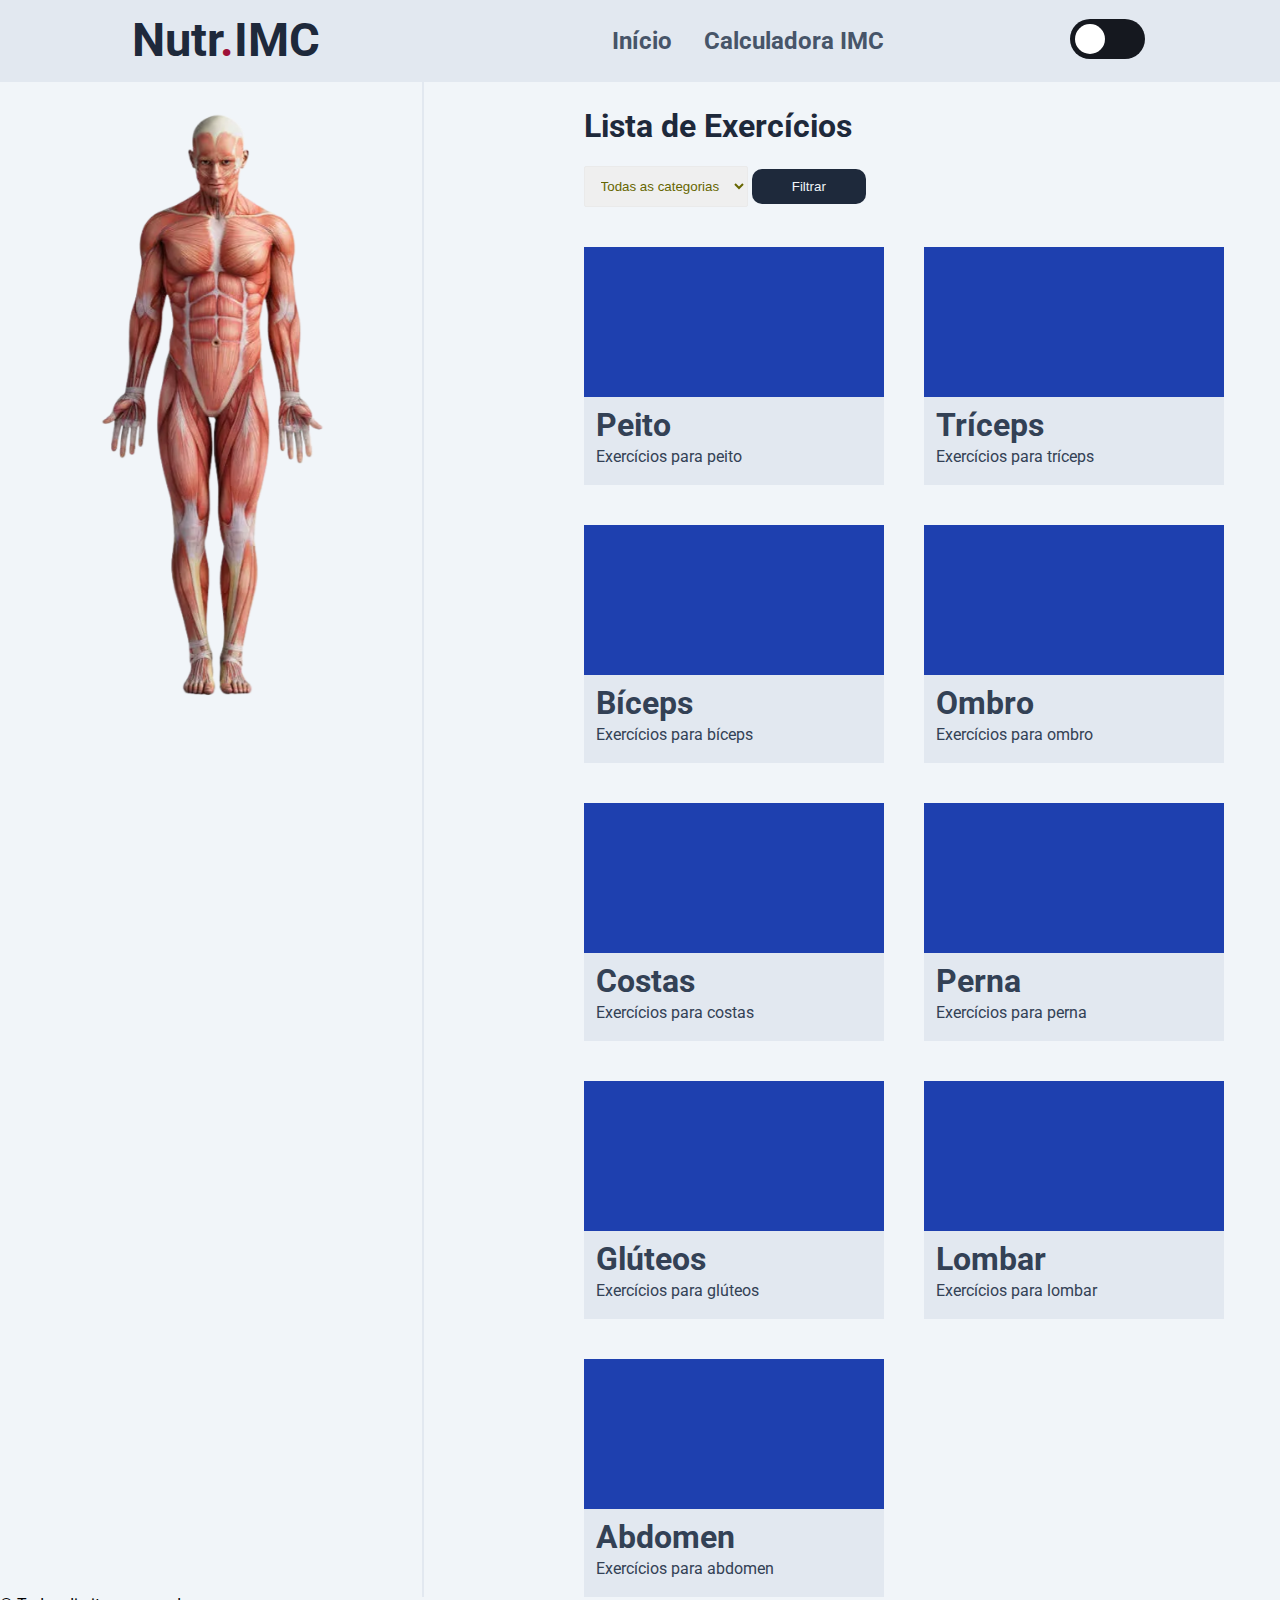
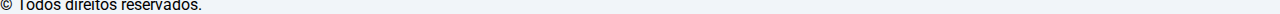
<file: projeto/nutrimc-html-css-js/public/index.html>
<!DOCTYPE html>
<html lang="pt-BR">
  <head>
    <meta charset="UTF-8" />
    <meta http-equiv="X-UA-Compatible" content="IE=edge" />
    <meta name="viewport" content="width=device-width, initial-scale=1.0" />
    <link rel="preconnect" href="https://fonts.googleapis.com" />
    <link rel="preconnect" href="https://fonts.gstatic.com" crossorigin />
    <link
      href="https://fonts.googleapis.com/css2?family=Roboto&display=swap"
      rel="stylesheet"
    />
    <link rel="stylesheet" href="./css/style.css" />
    <link rel="stylesheet" href="./css/reset.css" />
    <title>Nutr.IMC</title>
  </head>
  <body>
    <div class="container">
      <header class="container-header">
        <div class="logotipo">
          <h1 id="logo">Nutr<span id="ponto">.</span>IMC</h1>
        </div>
        <div class="menu">
          <a href="">Início</a>
          <a href="">Calculadora IMC</a>
        </div>
        <div class="container-toggle">
          <input type="checkbox" id="toggle" />
        </div>
      </header>

      <main class="container-main">
        <aside class="container-aside">
          <picture>
            <img
              src="./img/corpo.png"
              alt="foto do corpo humano"
              id="corpo-humano"
            />
          </picture>
        </aside>
        <section class="container-lista">
          <h2 id="titulo-lista">Lista de Exercícios</h2>
          <div class="container-filtro">
            <select id="select-filtro" name="" id="">
              <option selected="selected">Todas as categorias</option>
              <option value="">Peito</option>
              <option value="">Ombros</option>
            </select>
            <button id="botao-filtro">Filtrar</button>
          </div>
          <ul class="lista-exercicios">
            <li class="item-lista">
              <a class="" href="">
                <div class="imagem-preview"></div>
                <div class="item-texto">
                  <h2>Peito</h2>
                  <p>Exercícios para peito</p>
                </div>
              </a>
            </li>

            <li class="item-lista">
              <a class="" href="">
                <div class="imagem-preview"></div>
                <div class="item-texto">
                  <h2>Tríceps</h2>
                  <p>Exercícios para tríceps</p>
                </div>
              </a>
            </li>

            <li class="item-lista">
              <a class="" href="">
                <div class="imagem-preview"></div>
                <div class="item-texto">
                  <h2>Bíceps</h2>
                  <p>Exercícios para bíceps</p>
                </div>
              </a>
            </li>

            <li class="item-lista">
              <a class="" href="">
                <div class="imagem-preview"></div>
                <div class="item-texto">
                  <h2>Ombro</h2>
                  <p>Exercícios para ombro</p>
                </div>
              </a>
            </li>

            <li class="item-lista">
              <a class="" href="">
                <div class="imagem-preview"></div>
                <div class="item-texto">
                  <h2>Costas</h2>
                  <p>Exercícios para costas</p>
                </div>
              </a>
            </li>

            <li class="item-lista">
              <a class="" href="">
                <div class="imagem-preview"></div>
                <div class="item-texto">
                  <h2>Perna</h2>
                  <p>Exercícios para perna</p>
                </div>
              </a>
            </li>

            <li class="item-lista">
              <a class="" href="">
                <div class="imagem-preview"></div>
                <div class="item-texto">
                  <h2>Glúteos</h2>
                  <p>Exercícios para glúteos</p>
                </div>
              </a>
            </li>

            <li class="item-lista">
              <a class="" href="">
                <div class="imagem-preview"></div>
                <div class="item-texto">
                  <h2>Lombar</h2>
                  <p>Exercícios para lombar</p>
                </div>
              </a>
            </li>

            <li class="item-lista">
              <a class="" href="">
                <div class="imagem-preview"></div>
                <div class="item-texto">
                  <h2>Abdomen</h2>
                  <p>Exercícios para abdomen</p>
                </div>
              </a>
            </li>
          </ul>
        </section>
      </main>

      <footer>
        <div>&copy Todos direitos reservados.</div>
      </footer>
    </div>
    <script src="./js/main.js"></script>
  </body>
</html>
</file>
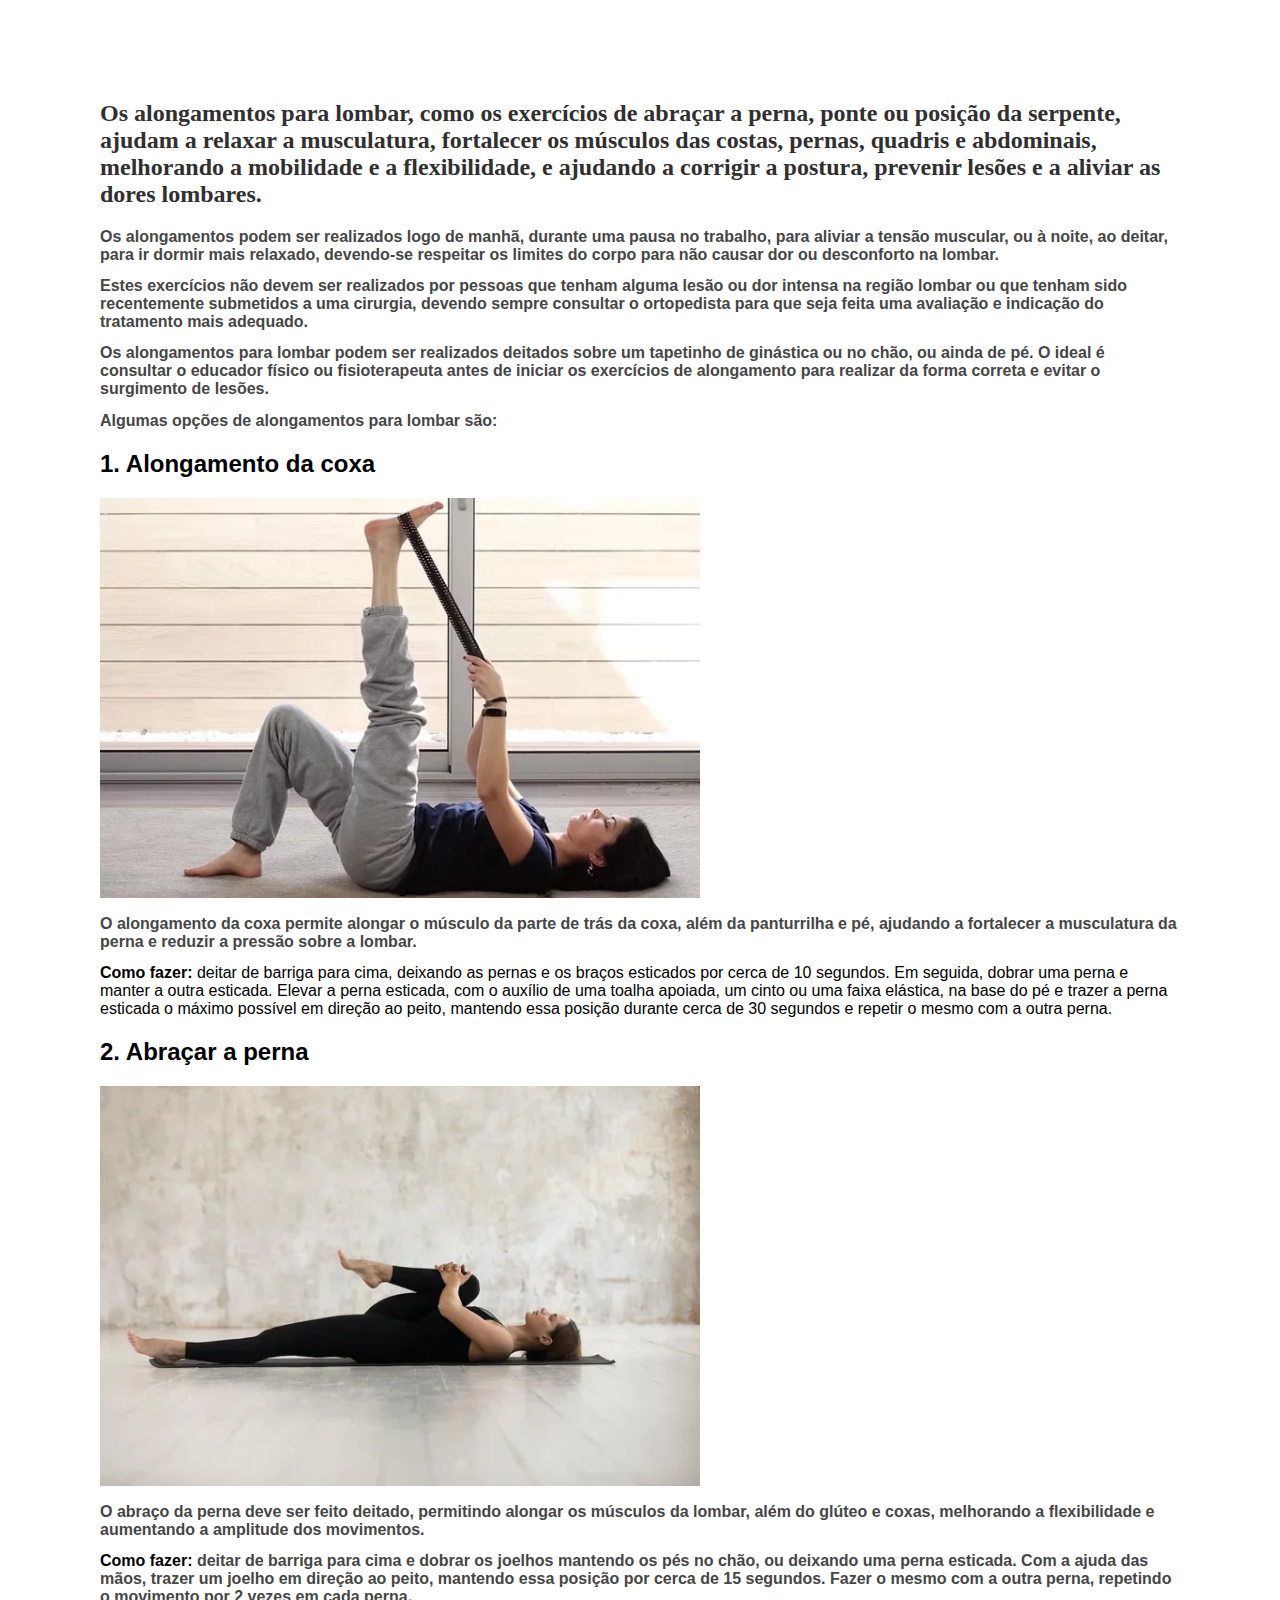
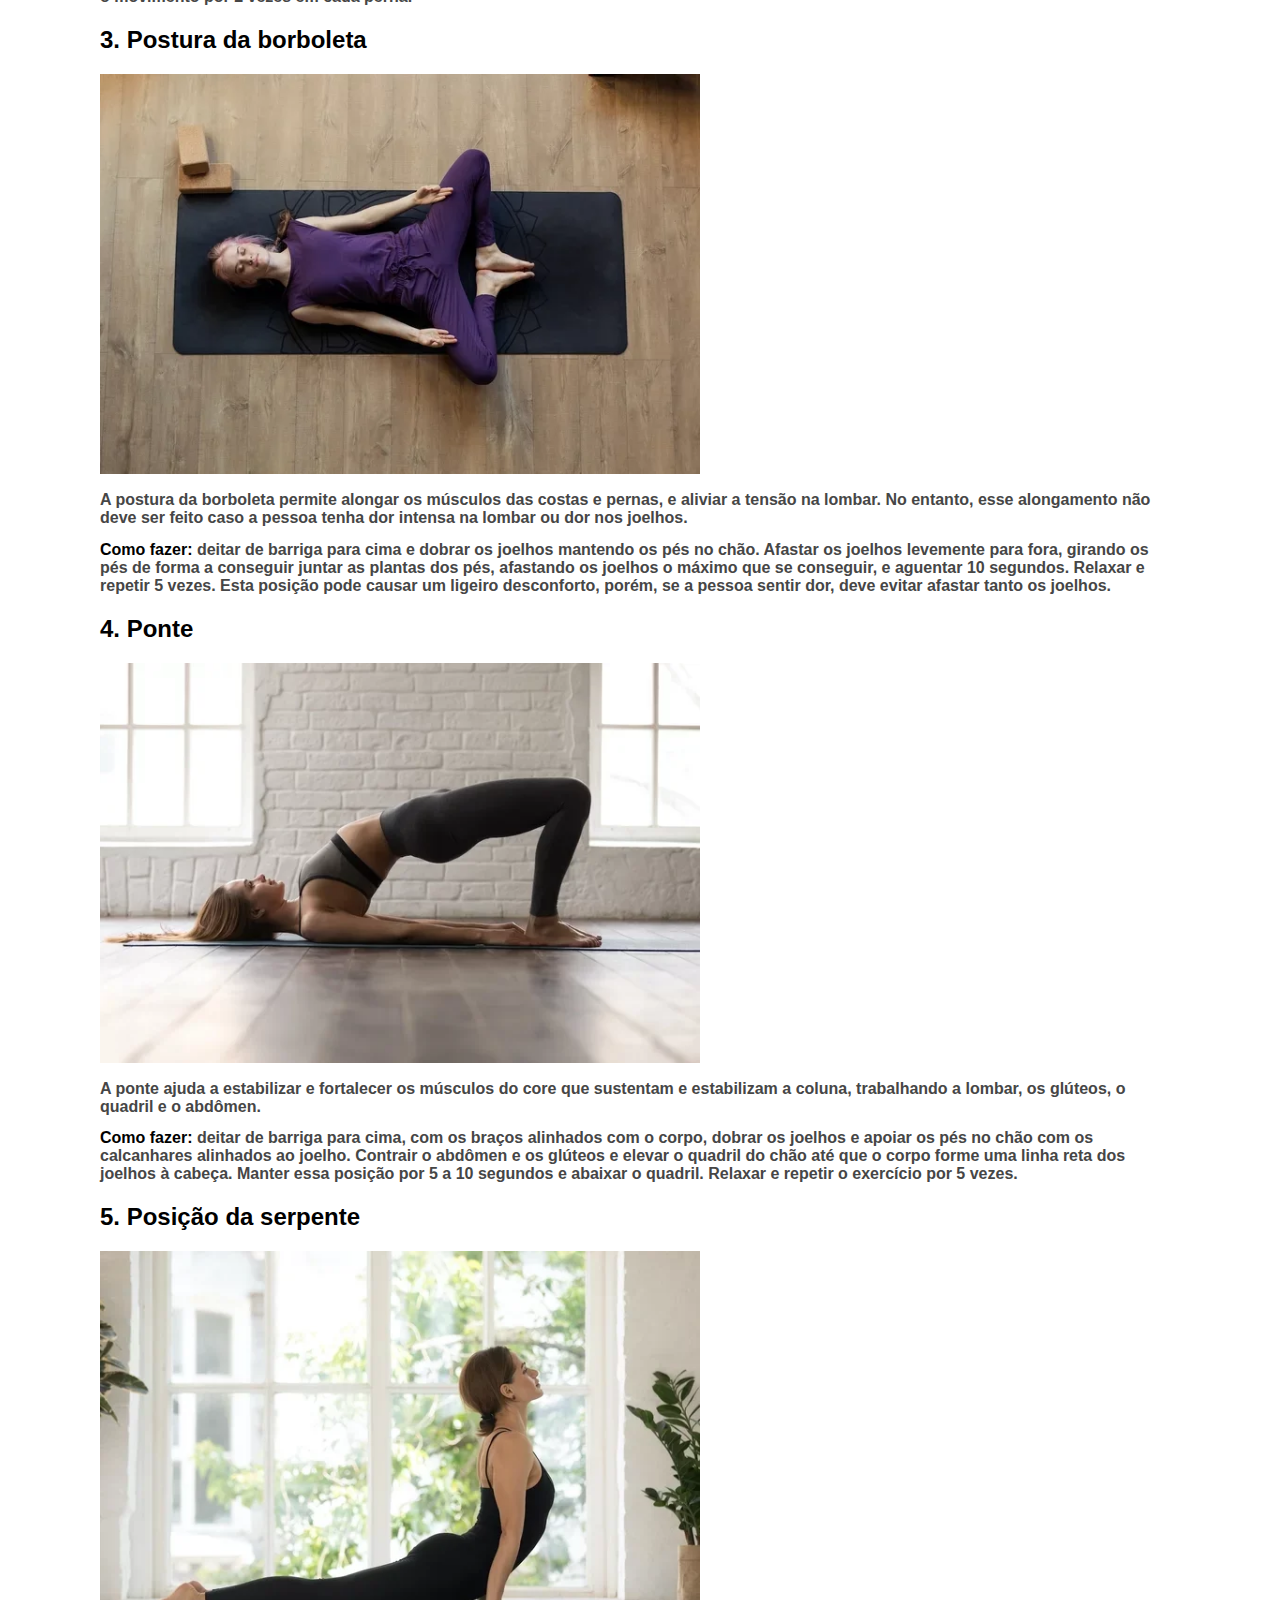
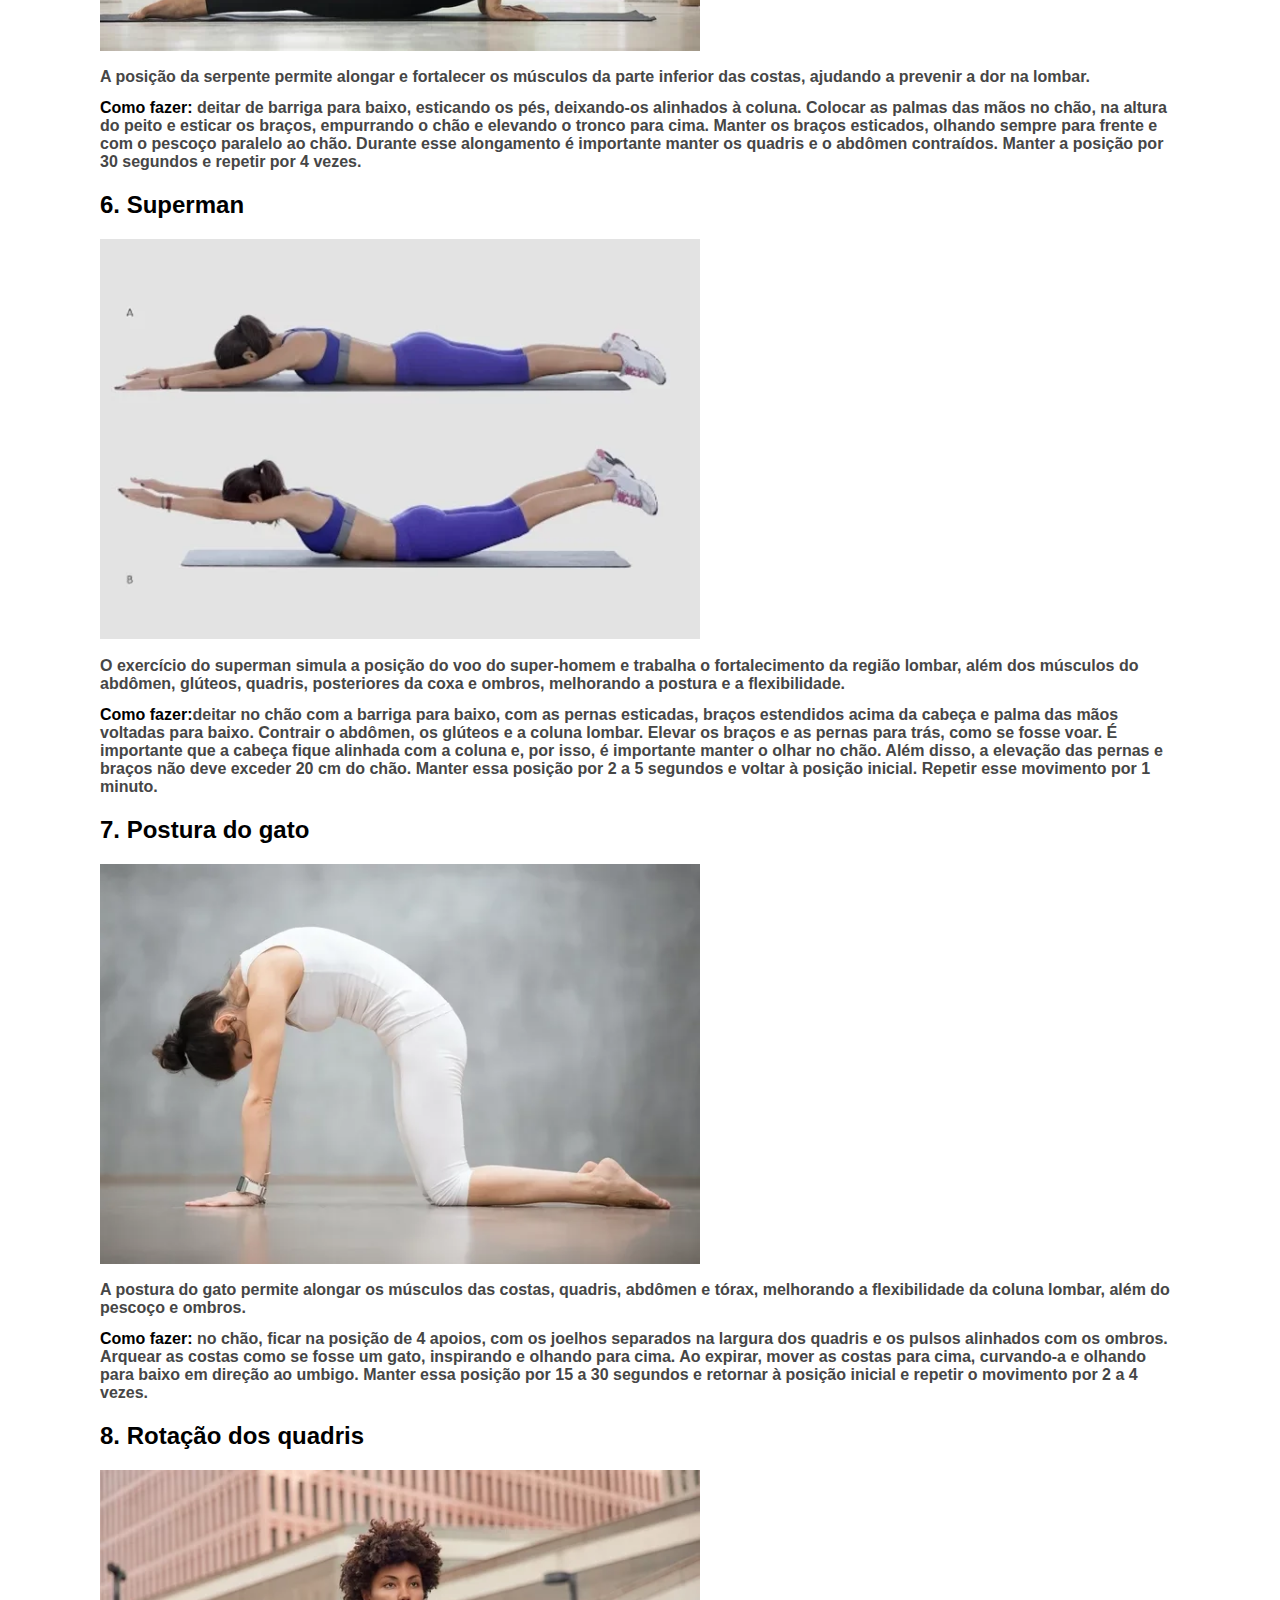
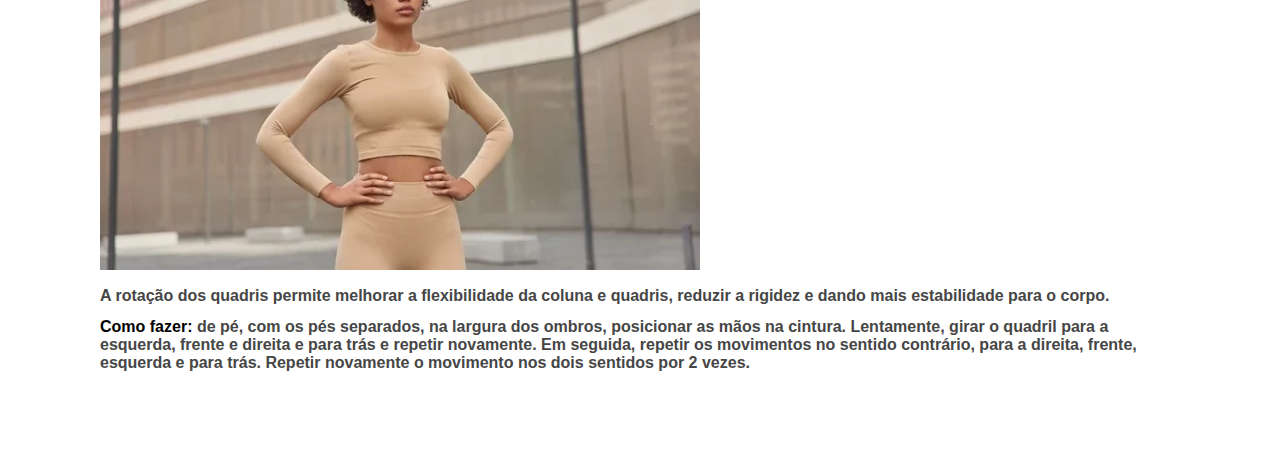
<file: projeto/nutrimc-html-css-js/public/alongamentos-de-lombar.html>
<!DOCTYPE html>
<html lang="en">
<head>
    <meta charset="UTF-8">
    <meta http-equiv="X-UA-Compatible" content="IE=edge">
    <meta name="viewport" content="width=device-width, initial-scale=1.0">
    <link rel="stylesheet" href="css/main.css">
    <title>Alongamentos de lombar</title>
</head>
<body>
    <h2 class="title1">Os alongamentos para lombar, como os exercícios de abraçar a perna, ponte ou posição da serpente, ajudam a relaxar a musculatura, fortalecer os músculos das costas, pernas, quadris e abdominais, melhorando a mobilidade e a flexibilidade, e ajudando a corrigir a postura, prevenir lesões e a aliviar as dores lombares.</h2>
    <h2 class="text1">Os alongamentos podem ser realizados logo de manhã, durante uma pausa no trabalho, para aliviar a tensão muscular, ou à noite, ao deitar, para ir dormir mais relaxado, devendo-se respeitar os limites do corpo para não causar dor ou desconforto na lombar. </h2>
    <h2 class="text1">Estes exercícios não devem ser realizados por pessoas que tenham alguma lesão ou dor intensa na região lombar ou que tenham sido recentemente submetidos a uma cirurgia, devendo sempre consultar o ortopedista para que seja feita uma avaliação e indicação do tratamento mais adequado.</h2>
    <h2 class="text1">Os alongamentos para lombar podem ser realizados deitados sobre um tapetinho de ginástica ou no chão, ou ainda de pé. O ideal é consultar o educador físico ou fisioterapeuta antes de iniciar os exercícios de alongamento para realizar da forma correta e evitar o surgimento de lesões. </h2>
    <h2 class="text1">Algumas opções de alongamentos para lombar são: </h2>
    <h2 class="subtitle1">1. Alongamento da coxa</h2>
    <img src="img/alongamentos-para-lombar_38659.webp" alt="aa" style="width:600px;height:400px">
    <h2 class="text1">O alongamento da coxa permite alongar o músculo da parte de trás da coxa, além da panturrilha e pé, ajudando a fortalecer a musculatura da perna e reduzir a pressão sobre a lombar.</h2>
    <b style="display:inline">Como fazer:</b> deitar de barriga para cima, deixando as pernas e os braços esticados por cerca de 10 segundos. Em seguida, dobrar uma perna e manter a outra esticada. Elevar a perna esticada, com o auxílio de uma toalha apoiada, um cinto ou uma faixa elástica, na base do pé e trazer a perna esticada o máximo possível em direção ao peito, mantendo essa posição durante cerca de 30 segundos e repetir o mesmo com a outra perna.<h2 class="text1" style="display:inline"></h2>
    <h2 class="subtitle1">2. Abraçar a perna</h2>
    <img src="img/alongamentos-para-lombar_38658_l.webp" alt="aa" style="width:600px;height:400px">
    <h2 class="text1">O abraço da perna deve ser feito deitado, permitindo alongar os músculos da lombar, além do glúteo e coxas, melhorando a flexibilidade e aumentando a amplitude dos movimentos.</h2>
    <b style="display:inline">Como fazer:</b><h2 class="text1" style="display:inline"> deitar de barriga para cima e dobrar os joelhos mantendo os pés no chão, ou deixando uma perna esticada. Com a ajuda das mãos, trazer um joelho em direção ao peito, mantendo essa posição por cerca de 15 segundos. Fazer o mesmo com a outra perna, repetindo o movimento por 2 vezes em cada perna.</h2>
    <h2 class="subtitle1">3. Postura da borboleta</h2>
    <img src="img/alongamentos-para-lombar_38660_l.webp" alt="aa" style="width:600px;height:400px">
    <h2 class="text1">A postura da borboleta permite alongar os músculos das costas e pernas, e aliviar a tensão na lombar. No entanto, esse alongamento não deve ser feito caso a pessoa tenha dor intensa na lombar ou dor nos joelhos.</h2>
    <b style="display:inline">Como fazer:</b><h2 class="text1" style="display:inline"> deitar de barriga para cima e dobrar os joelhos mantendo os pés no chão. Afastar os joelhos levemente para fora, girando os pés de forma a conseguir juntar as plantas dos pés, afastando os joelhos o máximo que se conseguir, e aguentar 10 segundos. Relaxar e repetir 5 vezes. Esta posição pode causar um ligeiro desconforto, porém, se a pessoa sentir dor, deve evitar afastar tanto os joelhos.</h2>
    <h2 class="subtitle1">4. Ponte</h2>
    <img src="img/alongamentos-para-lombar_56244_l.webp" alt="aa" style="width:600px;height:400px"> 
    <h2 class="text1">A ponte ajuda a estabilizar e fortalecer os músculos do core que sustentam e estabilizam a coluna, trabalhando a lombar, os glúteos, o quadril e o abdômen.</h2>
    <b style="display:inline">Como fazer:</b><h2 class="text1" style="display:inline"> deitar de barriga para cima, com os braços alinhados com o corpo, dobrar os joelhos e apoiar os pés no chão com os calcanhares alinhados ao joelho. Contrair o abdômen e os glúteos e elevar o quadril do chão até que o corpo forme uma linha reta dos joelhos à cabeça. Manter essa posição por 5 a 10 segundos e abaixar o quadril. Relaxar e repetir o exercício por 5 vezes.</h2>
    <h2 class="subtitle1">5. Posição da serpente</h2>
    <img src="img/alongamentos-para-lombar_56245_l.webp" alt="aa" style="width:600px;height:400px">
    <h2 class="text1">A posição da serpente permite alongar e fortalecer os músculos da parte inferior das costas, ajudando a prevenir a dor na lombar.</h2>
    <b style="display:inline">Como fazer:</b><h2 class="text1" style="display:inline"> deitar de barriga para baixo, esticando os pés, deixando-os alinhados à coluna.  Colocar as palmas das mãos no chão, na altura do peito e esticar os braços, empurrando o chão e elevando o tronco para cima. Manter os braços esticados, olhando sempre para frente e com o pescoço paralelo ao chão. Durante esse alongamento é importante manter os quadris e o abdômen contraídos. Manter a posição por 30 segundos e repetir por 4 vezes.</h2>
    <h2 class="subtitle1">6. Superman</h2>
    <img src="img/alongamentos-para-lombar_56246_l.webp" alt="aa" style="width:600px;height:400px">
    <h2 class="text1">O exercício do superman simula a posição do voo do super-homem e trabalha o fortalecimento da região lombar, além dos músculos do abdômen, glúteos, quadris, posteriores da coxa e ombros, melhorando a postura e a flexibilidade.</h2>
    <b style="display:inline">Como fazer:</b><h2 class="text1" style="display:inline">deitar no chão com a barriga para baixo, com as pernas esticadas, braços estendidos acima da cabeça e palma das mãos voltadas para baixo. Contrair o abdômen, os glúteos e a coluna lombar. Elevar os braços e as pernas para trás, como se fosse voar. É importante que a cabeça fique alinhada com a coluna e, por isso, é importante manter o olhar no chão. Além disso, a elevação das pernas e braços não deve exceder 20 cm do chão. Manter essa posição por 2 a 5 segundos e voltar à posição inicial. Repetir esse movimento por 1 minuto.</h2>
    <h2 class="subtitle1">7. Postura do gato</h2>
    <img src="img/alongamentos-para-lombar_56247_l.webp" alt="aa" style="width:600px;height:400px">
    <h2 class="text1">A postura do gato permite alongar os músculos das costas, quadris, abdômen e tórax, melhorando a flexibilidade da coluna lombar, além do pescoço e ombros.</h2>
    <b style="display:inline">Como fazer:</b><h2 class="text1" style="display:inline"> no chão, ficar na posição de 4 apoios, com os joelhos separados na largura dos quadris e os pulsos alinhados com os ombros. Arquear as costas como se fosse um gato, inspirando e olhando para cima. Ao expirar, mover as costas para cima, curvando-a e olhando para baixo em direção ao umbigo. Manter essa posição por 15 a 30 segundos e retornar à posição inicial e repetir o movimento por 2 a 4 vezes.</h2>
    <h2 class="subtitle1">8. Rotação dos quadris</h2>
    <img src="img/alongamentos-para-lombar_56248_l.webp" alt="aa" style="width:600px;height:400px">
    <h2 class="text1">A rotação dos quadris permite melhorar a flexibilidade da coluna e quadris, reduzir a rigidez e dando mais estabilidade para o corpo.</h2>
    <b style="display:inline">Como fazer:</b><h2 class="text1" style="display:inline"> de pé, com os pés separados, na largura dos ombros, posicionar as mãos na cintura. Lentamente, girar o quadril para a esquerda, frente e direita e para trás e repetir novamente. Em seguida, repetir os movimentos no sentido contrário, para a direita, frente, esquerda e para trás. Repetir novamente o movimento nos dois sentidos por 2 vezes.</h2>

</body>
</html>
</file>
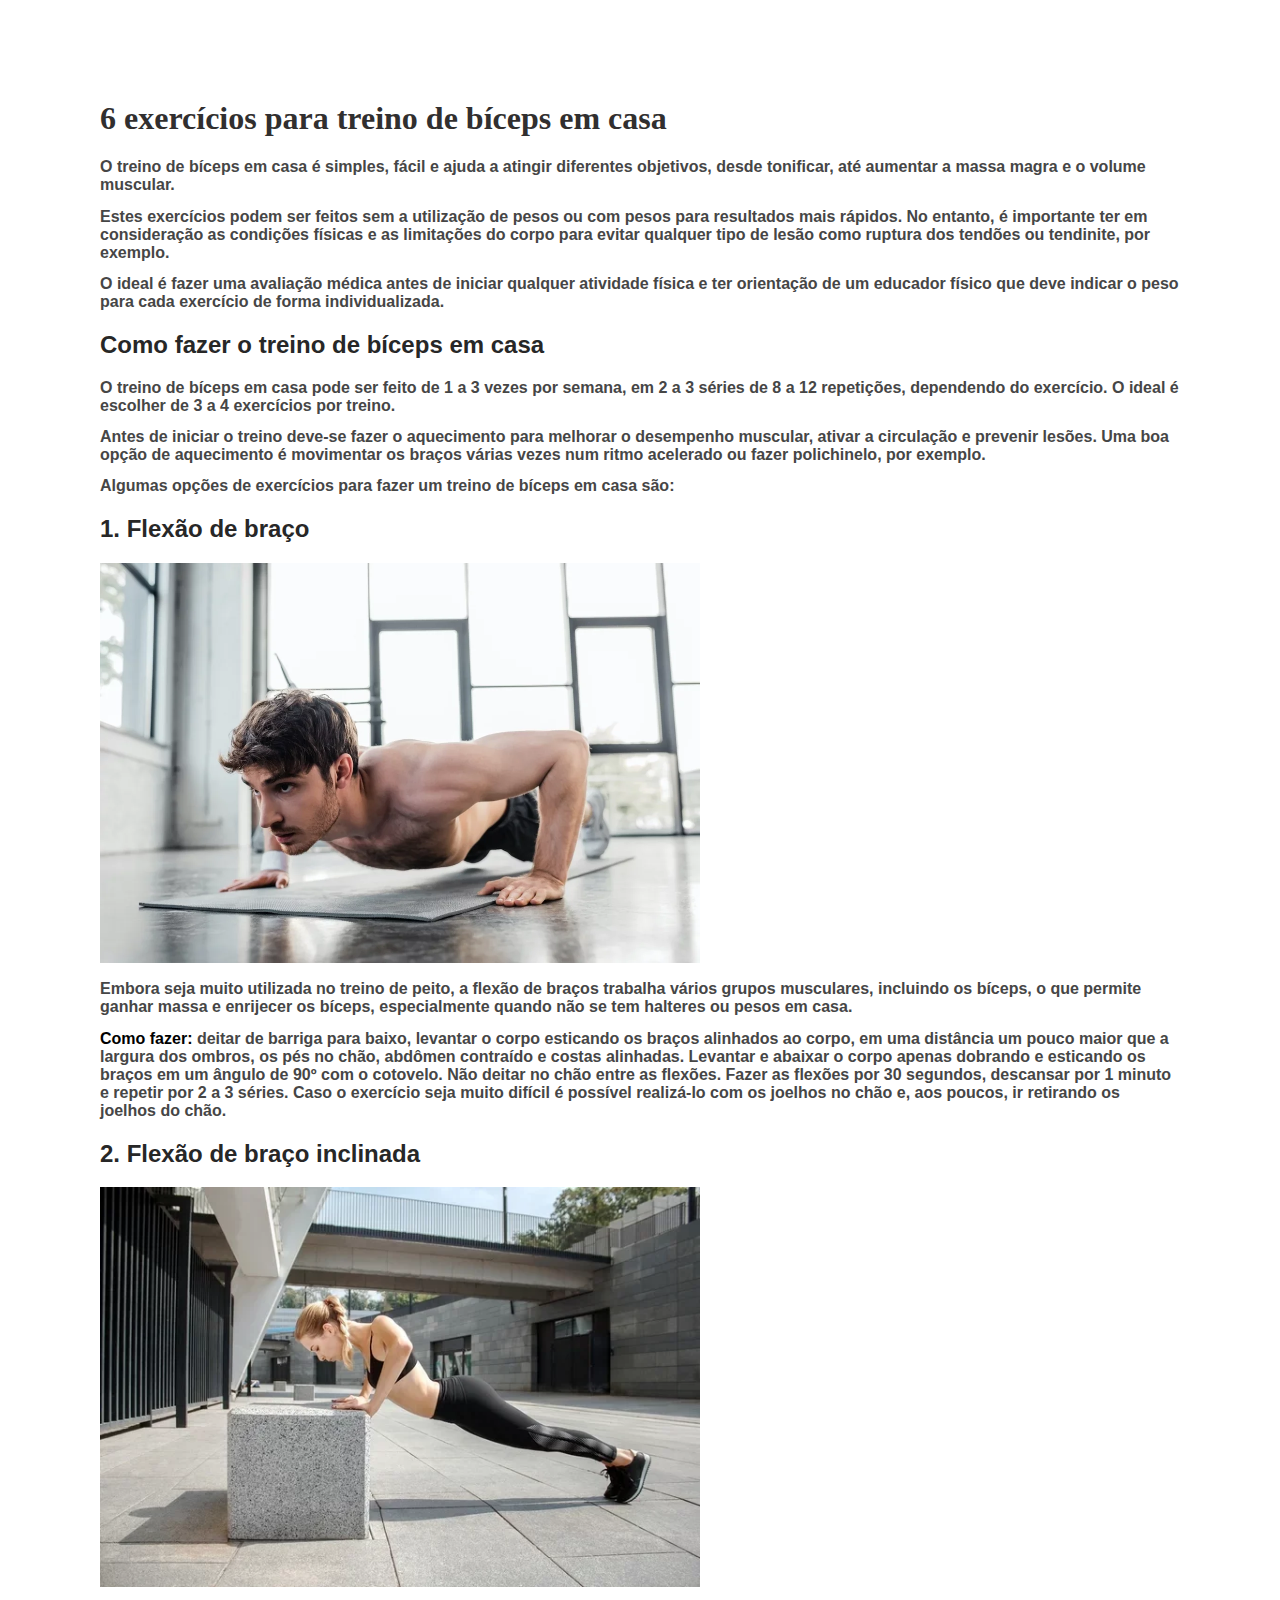
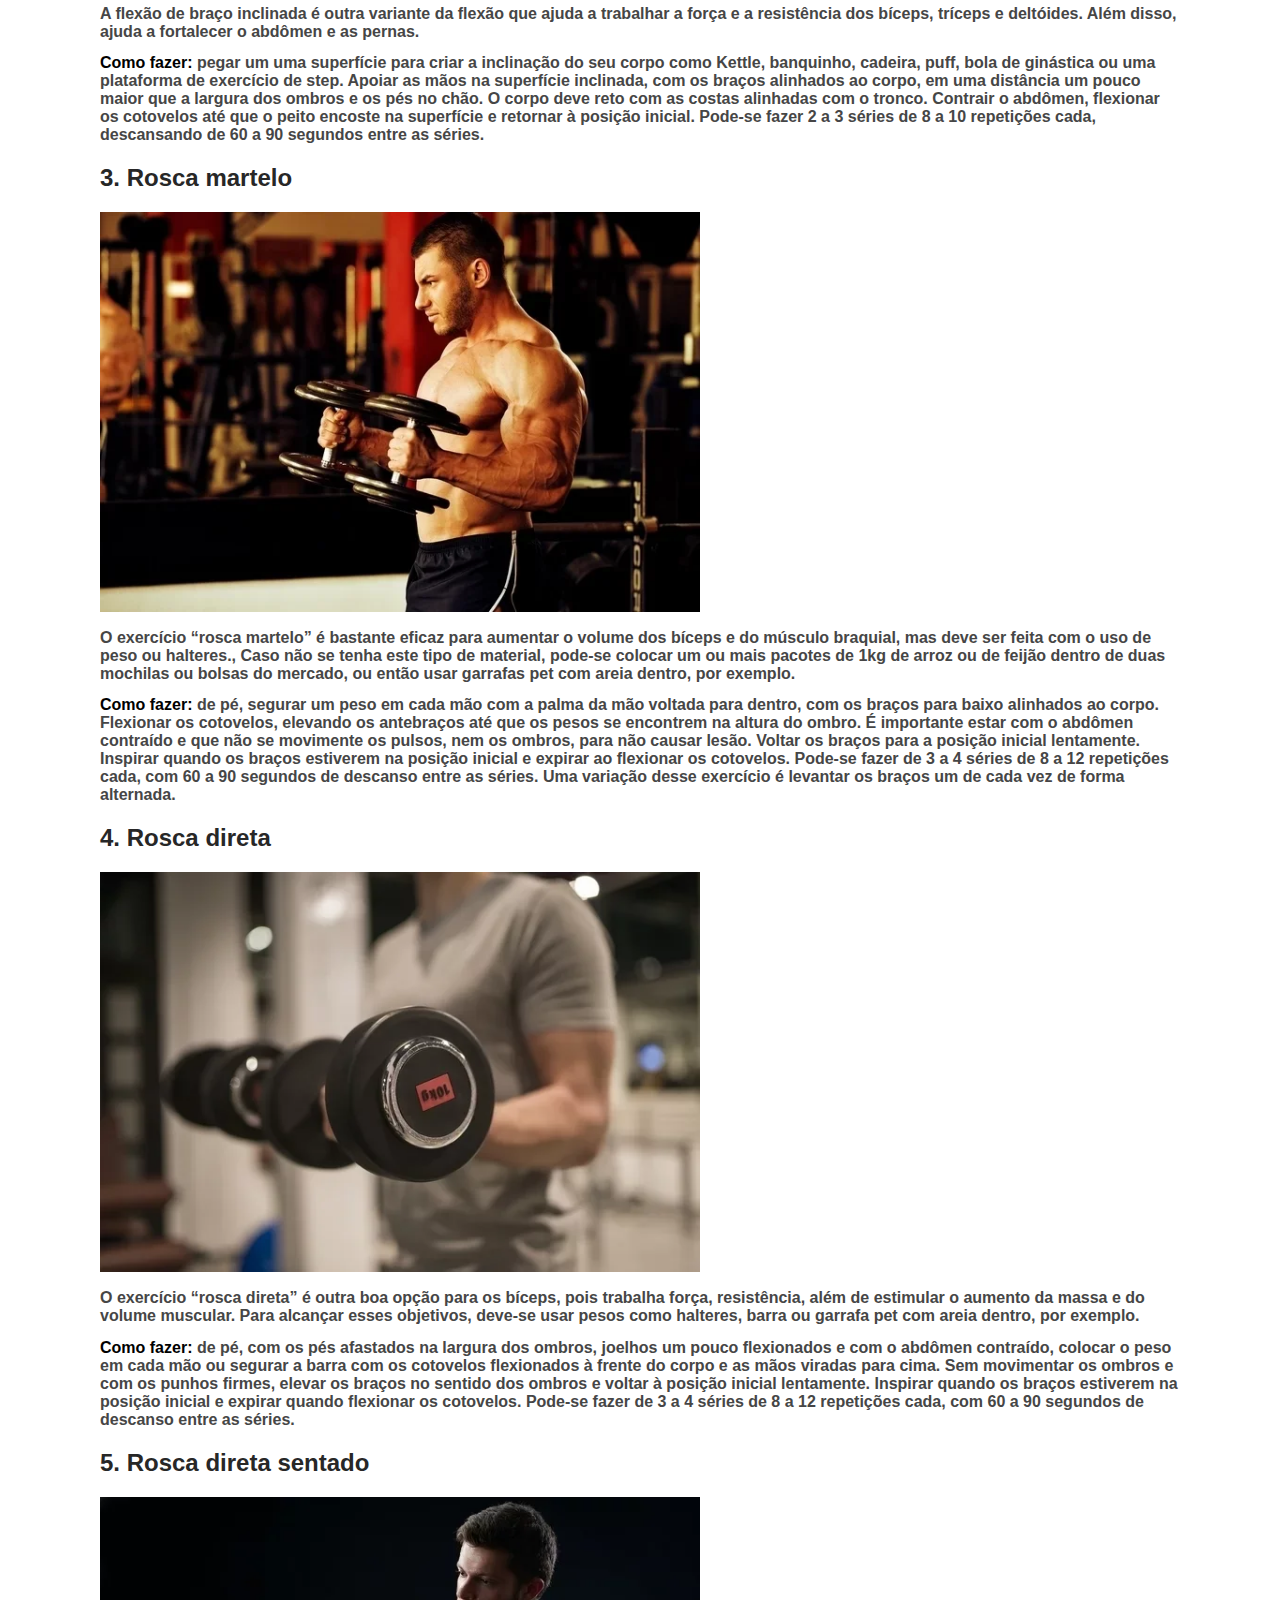
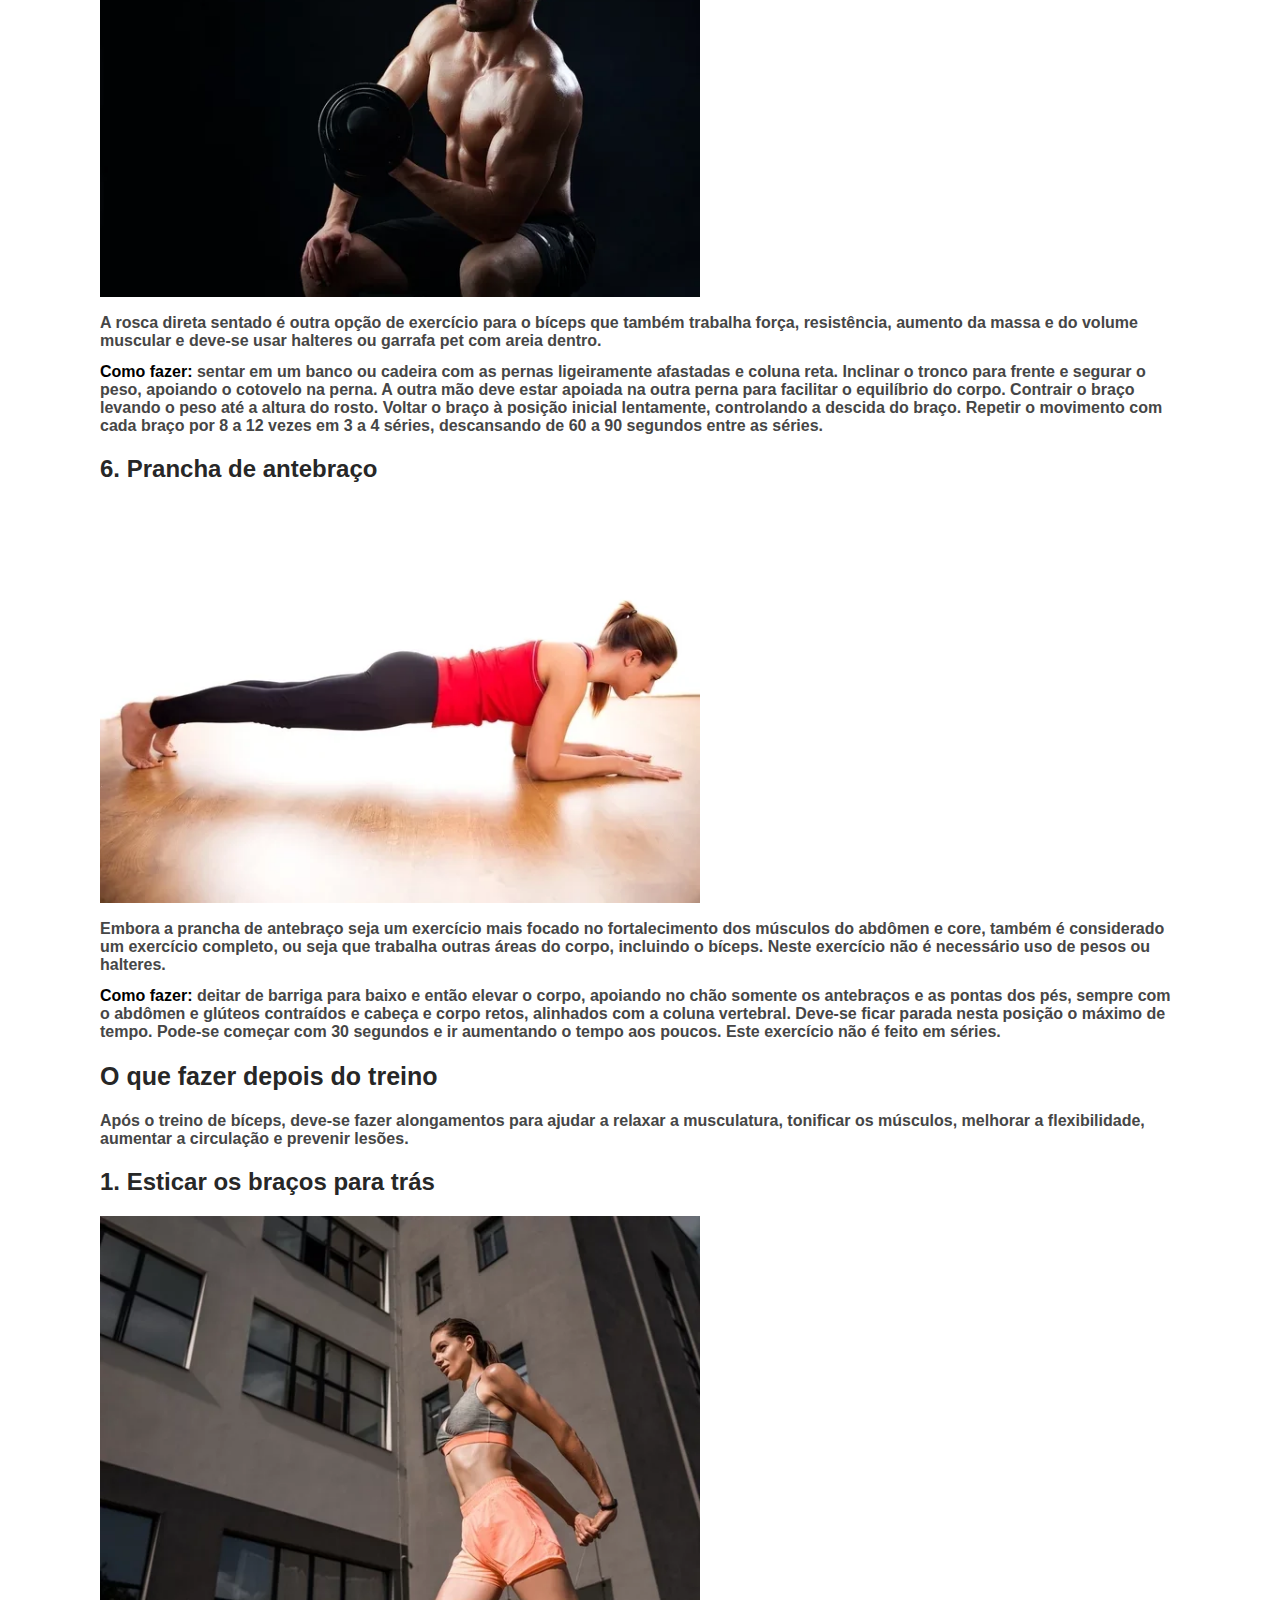
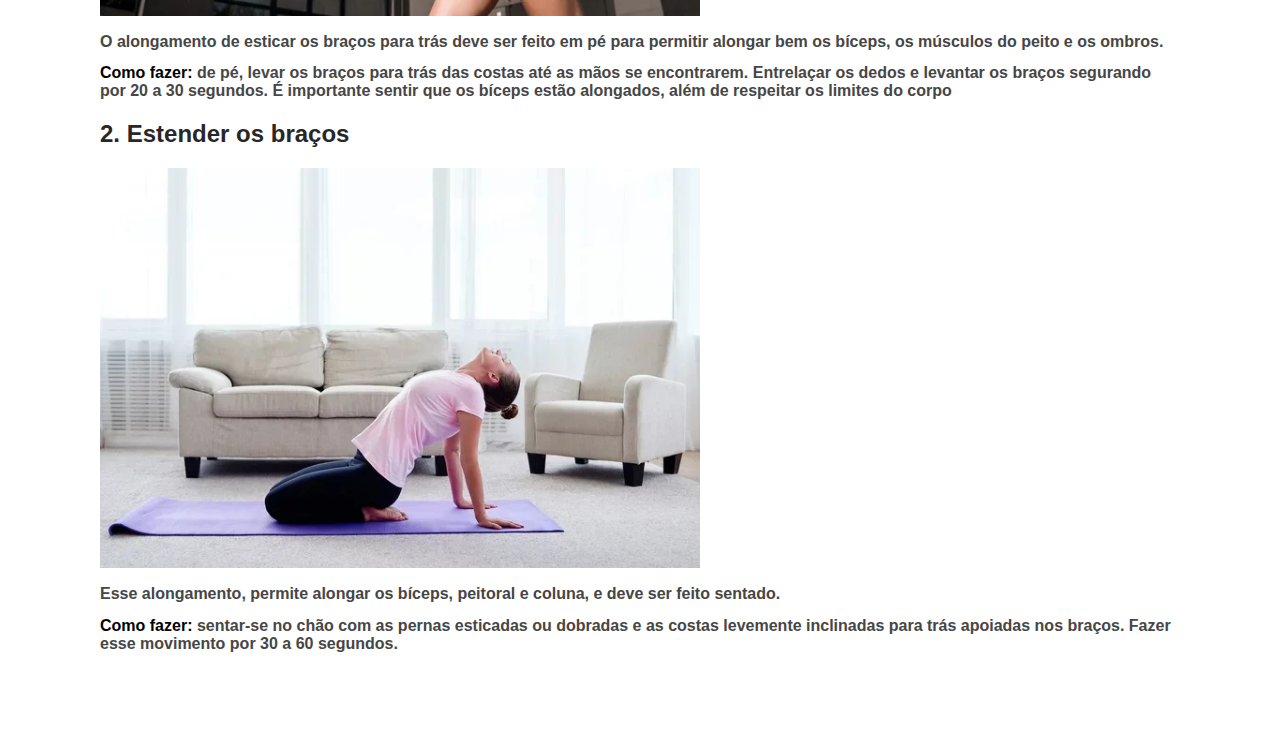
<file: projeto/nutrimc-html-css-js/public/treino-biceps.html>
<!DOCTYPE html>
<html lang="en">
<head>
    <meta charset="UTF-8">
    <meta http-equiv="X-UA-Compatible" content="IE=edge">
    <meta name="viewport" content="width=device-width, initial-scale=1.0">
    <title>Treino de Biceps</title>
    <link rel="stylesheet" href="css/main.css">
</head>
<body>
    <h1 class="title1">6 exercícios para treino de bíceps em casa</h1>
    <h2 class="text1">O treino de bíceps em casa é simples, fácil e ajuda a atingir diferentes objetivos, desde tonificar, até aumentar a massa magra e o volume muscular.</h2>
    <h2 class="text1">Estes exercícios podem ser feitos sem a utilização de pesos ou com pesos para resultados mais rápidos. No entanto, é importante ter em consideração as condições físicas e as limitações do corpo para evitar qualquer tipo de lesão como ruptura dos tendões ou tendinite, por exemplo.</h2>
    <h2 class="text1">O ideal é fazer uma avaliação médica antes de iniciar qualquer atividade física e ter orientação de um educador físico que deve indicar o peso para cada exercício de forma individualizada.</h2>
    <h2 class="subtitle">Como fazer o treino de bíceps em casa</h2>
    <h2 class="text1">O treino de bíceps em casa pode ser feito de 1 a 3 vezes por semana, em 2 a 3 séries de 8 a 12 repetições, dependendo do exercício. O ideal é escolher de 3 a 4 exercícios por treino.</h2>
    <h2 class="text1">Antes de iniciar o treino deve-se fazer o aquecimento para melhorar o desempenho muscular, ativar a circulação e prevenir lesões. Uma boa opção de aquecimento é movimentar os braços várias vezes num ritmo acelerado ou fazer polichinelo, por exemplo. </h2>
    <h2 class="text1">Algumas opções de exercícios para fazer um treino de bíceps em casa são:</h2>
    <h2 class="subtitle">1. Flexão de braço</h2>
    <img src="img/treino-de-biceps-em-casa_52299.webp" alt="Italian Trulli2" style="width:600px;height:400px">
    <h2 class="text1">Embora seja muito utilizada no treino de peito, a flexão de braços trabalha vários grupos musculares, incluindo os bíceps, o que permite ganhar massa e enrijecer os bíceps, especialmente quando não se tem halteres ou pesos em casa.</h2>
    <b style="display:inline">Como fazer:</b><h2 class="text1" style="display:inline"> deitar de barriga para baixo, levantar o corpo esticando os braços alinhados ao corpo, em uma distância um pouco maior que a largura dos ombros, os pés no chão,  abdômen contraído e costas alinhadas. Levantar e abaixar o corpo apenas dobrando e esticando os braços em um ângulo de 90º com o cotovelo. Não deitar no chão entre as flexões. Fazer as flexões por 30 segundos, descansar por 1 minuto e repetir por 2 a 3 séries. Caso o exercício seja muito difícil é possível realizá-lo com os joelhos no chão e, aos poucos, ir retirando os joelhos do chão. </h2>
    <h2 class="subtitle">2. Flexão de braço inclinada</h2>
    <img src="img/treino-de-biceps-em-casa_52300_l.webp" alt="Italian Trulli2" style="width:600px;height:400px">
    <h2 class="text1">A flexão de braço inclinada é outra variante da flexão que ajuda a trabalhar a força e a resistência dos bíceps, tríceps e deltóides. Além disso, ajuda a fortalecer o abdômen e as pernas. </h2>
    <b style="display:inline">Como fazer:</b><h2 class="text1" style="display:inline"> pegar um uma superfície para criar a inclinação do seu corpo como Kettle, banquinho, cadeira, puff, bola de ginástica ou uma plataforma de exercício de step. Apoiar as mãos na superfície inclinada, com os braços alinhados ao corpo, em uma distância um pouco maior que a largura dos ombros e os pés no chão. O corpo deve reto com as costas alinhadas com o tronco. Contrair o abdômen, flexionar os cotovelos até que o peito encoste na superfície e retornar à posição inicial. Pode-se fazer 2 a 3 séries de 8 a 10 repetições cada, descansando de 60 a 90 segundos entre as séries.</h2>
    <h2 class="subtitle">3. Rosca martelo</h2>
    <img src="img/treino-de-biceps-em-casa_52301_l.webp" alt="Italian Trulli2" style="width:600px;height:400px">    
    <h2 class="text1">O exercício “rosca martelo” é bastante eficaz para aumentar o volume dos bíceps e do músculo braquial, mas deve ser feita com o uso de peso ou halteres., Caso não se tenha este tipo de material, pode-se colocar um ou mais pacotes de 1kg de arroz ou de feijão dentro de duas mochilas ou bolsas do mercado, ou então usar garrafas pet com areia dentro, por exemplo.</h2>
    <b style="display:inline">Como fazer:</b><h2 class="text1" style="display:inline"> de pé, segurar um peso em cada mão com a palma da mão voltada para dentro, com os braços para baixo alinhados ao corpo. Flexionar os cotovelos, elevando os antebraços até que os pesos se encontrem na altura do ombro. É importante estar com o abdômen contraído e que não se movimente os pulsos, nem os ombros, para não causar lesão. Voltar os braços para a posição inicial lentamente. Inspirar quando os braços estiverem na posição inicial e expirar ao flexionar os cotovelos. Pode-se fazer de 3 a 4 séries de 8 a 12 repetições cada, com 60 a 90 segundos de descanso entre as séries. Uma variação desse exercício é levantar os braços um de cada vez de forma alternada.</h2>
    <h2 class="subtitle">4. Rosca direta</h2>    
    <img src="img/treino-de-biceps-em-casa_52302_l.webp" alt="Italian Trulli2" style="width:600px;height:400px">
    <h2 class="text1">O exercício “rosca direta” é outra boa opção para os bíceps, pois trabalha força, resistência, além de estimular o aumento da massa e do volume muscular. Para alcançar esses objetivos, deve-se usar pesos como halteres, barra ou garrafa pet com areia dentro, por exemplo.</h2>
    <b style="display:inline">Como fazer:</b><h2 class="text1" style="display:inline"> de pé, com os pés afastados na largura dos ombros, joelhos um pouco flexionados e com o abdômen contraído, colocar o peso em cada mão ou segurar a barra com os cotovelos flexionados à frente do corpo e as mãos viradas para cima. Sem movimentar os ombros e com os punhos firmes, elevar os braços no sentido dos ombros e voltar à posição inicial lentamente. Inspirar quando os braços estiverem na posição inicial e expirar quando flexionar os cotovelos. Pode-se fazer de 3 a 4 séries de 8 a 12 repetições cada, com 60 a 90 segundos de descanso entre as séries. </h2>
    <h2 class="subtitle">5. Rosca direta sentado</h2>
    <img src="img/treino-de-biceps-em-casa_52303_l.webp" alt="Italian Trulli2" style="width:600px;height:400px">
    <h2 class="text1">A rosca direta sentado é outra opção de exercício para o bíceps que também trabalha força, resistência, aumento da massa e do volume muscular e deve-se usar halteres ou garrafa pet com areia dentro.</h2>
    <b style="display:inline">Como fazer:</b><h2 class="text1" style="display:inline"> sentar em um banco ou cadeira com as pernas ligeiramente afastadas e coluna reta. Inclinar o tronco para frente e segurar o peso, apoiando o cotovelo na perna. A outra mão deve estar apoiada na outra perna para facilitar o equilíbrio do corpo. Contrair o braço levando o peso até a altura do rosto. Voltar o braço à posição inicial lentamente, controlando a descida do braço. Repetir o movimento com cada braço por 8 a 12 vezes em 3 a 4 séries, descansando de 60 a 90 segundos entre as séries. </h2>
    <h2 class="subtitle">6. Prancha de antebraço</h2>
    <img src="img/treino-de-biceps-em-casa_52304_l.webp" alt="Italian Trulli2" style="width:600px;height:400px">
    <h2 class="text1">Embora a prancha de antebraço seja um exercício mais focado no fortalecimento dos músculos do abdômen e core, também é considerado um exercício completo, ou seja que trabalha outras áreas do corpo, incluindo o bíceps. Neste exercício não é necessário uso de pesos ou halteres.</h2>
    <b style="display:inline">Como fazer:</b><h2 class="text1" style="display:inline"> deitar de barriga para baixo e então elevar o corpo, apoiando no chão somente os antebraços e as pontas dos pés, sempre com o abdômen e glúteos contraídos e cabeça e corpo retos, alinhados com a coluna vertebral. Deve-se ficar parada nesta posição o máximo de tempo. Pode-se começar com 30 segundos e ir aumentando o tempo aos poucos. Este exercício não é feito em séries.</h2>
    <h2 class="subtitleM">O que fazer depois do treino</h2>
    <h2 class="text1">Após o treino de bíceps, deve-se fazer alongamentos para ajudar a relaxar a musculatura, tonificar os músculos, melhorar a flexibilidade, aumentar a circulação e prevenir lesões. </h2>
    <h2 class="subtitle">1. Esticar os braços para trás</h2>
    <img src="img/treino-de-biceps-em-casa_52305_l.webp" alt="Italian Trulli2" style="width:600px;height:400px">
    <h2 class="text1">O alongamento de esticar os braços para trás deve ser feito em pé para permitir alongar bem os bíceps, os músculos do peito e os ombros.</h2>
    <b style="display:inline">Como fazer:</b><h2 class="text1" style="display:inline"> de pé, levar os braços para trás das costas até as mãos se encontrarem. Entrelaçar os dedos e levantar os braços segurando por 20 a 30 segundos. É importante sentir que os bíceps estão alongados, além de respeitar os limites do corpo</h2>
    <h2 class="subtitle">2. Estender os braços</h2>
    <img src="img/treino-de-biceps-em-casa_52306_l.webp" alt="Italian Trulli2" style="width:600px;height:400px">
    <h2 class="text1">Esse alongamento, permite alongar os bíceps, peitoral e coluna, e deve ser feito sentado. </h2>
    <b style="display:inline">Como fazer:</b><h2 class="text1" style="display:inline"> sentar-se no chão com as pernas esticadas ou dobradas e as costas levemente inclinadas para trás apoiadas nos braços. Fazer esse movimento por 30 a 60 segundos.</h2>





</body>
</html>
</file>
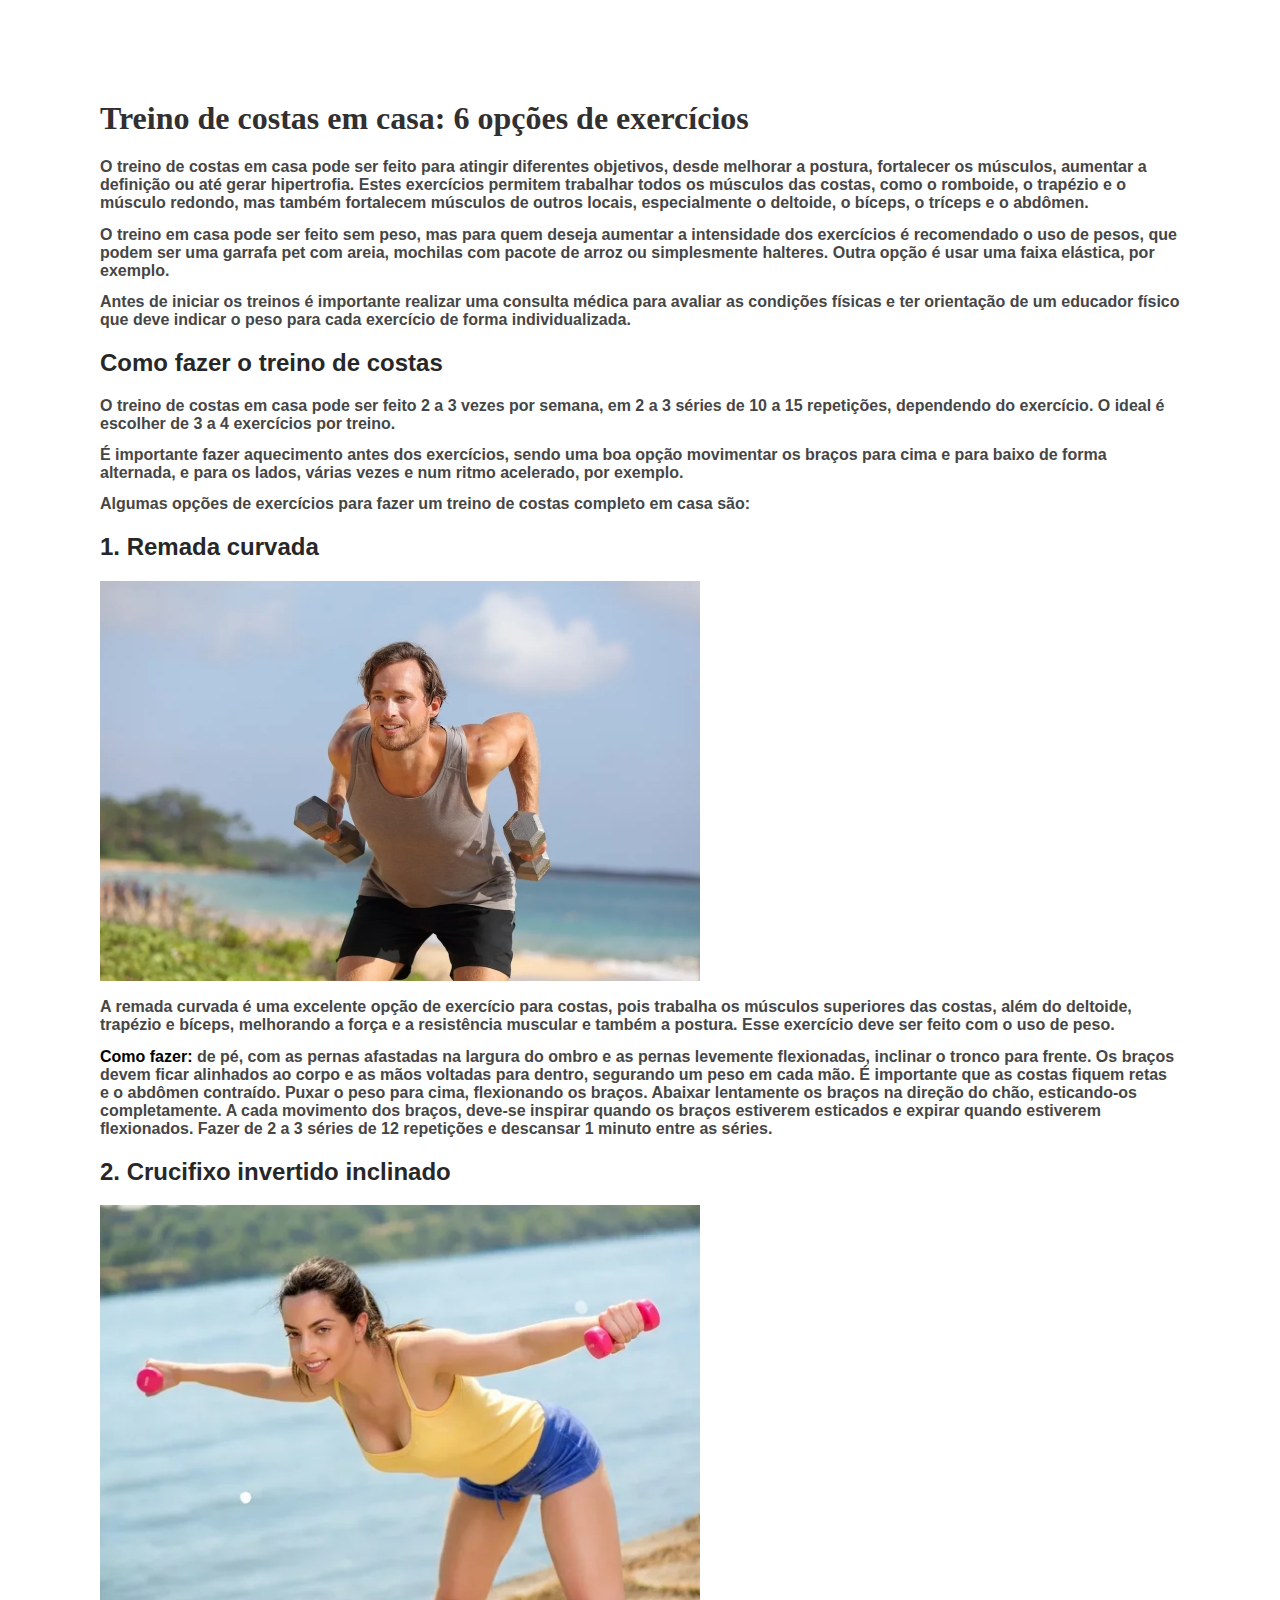
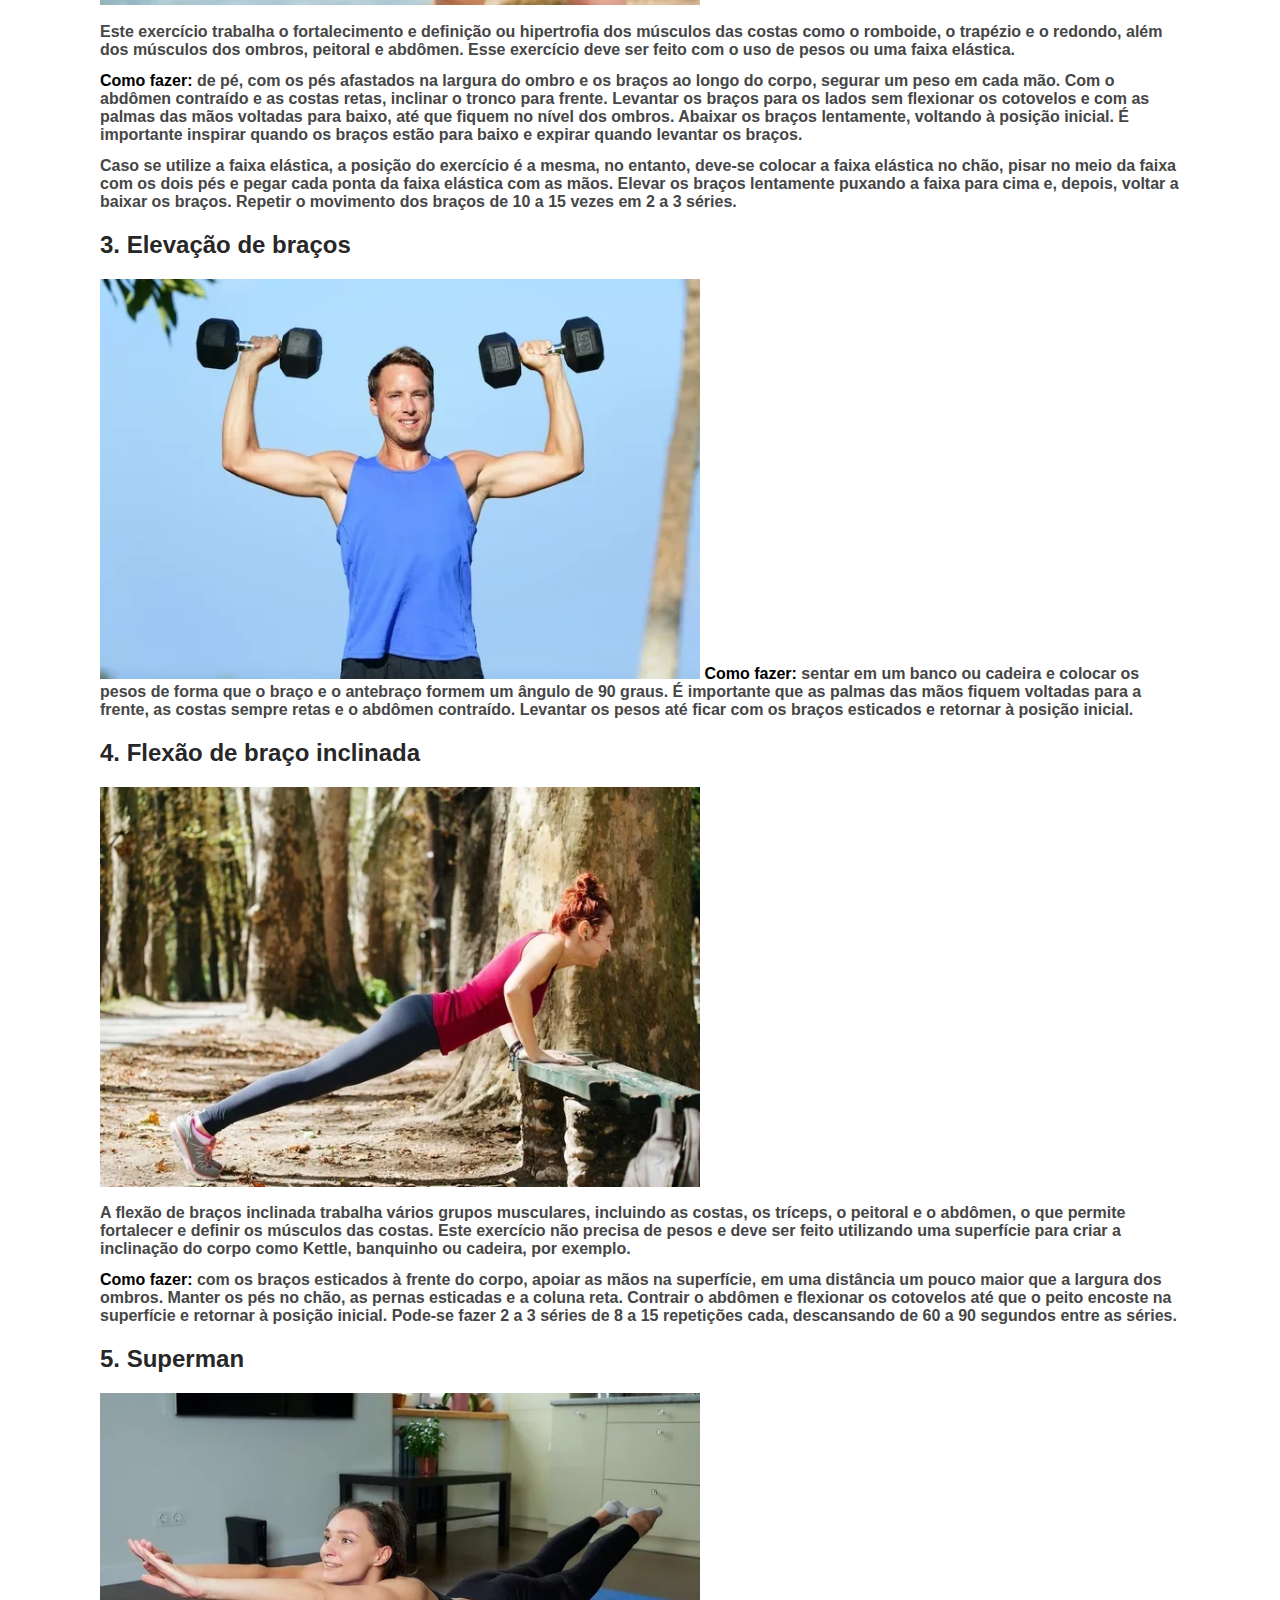
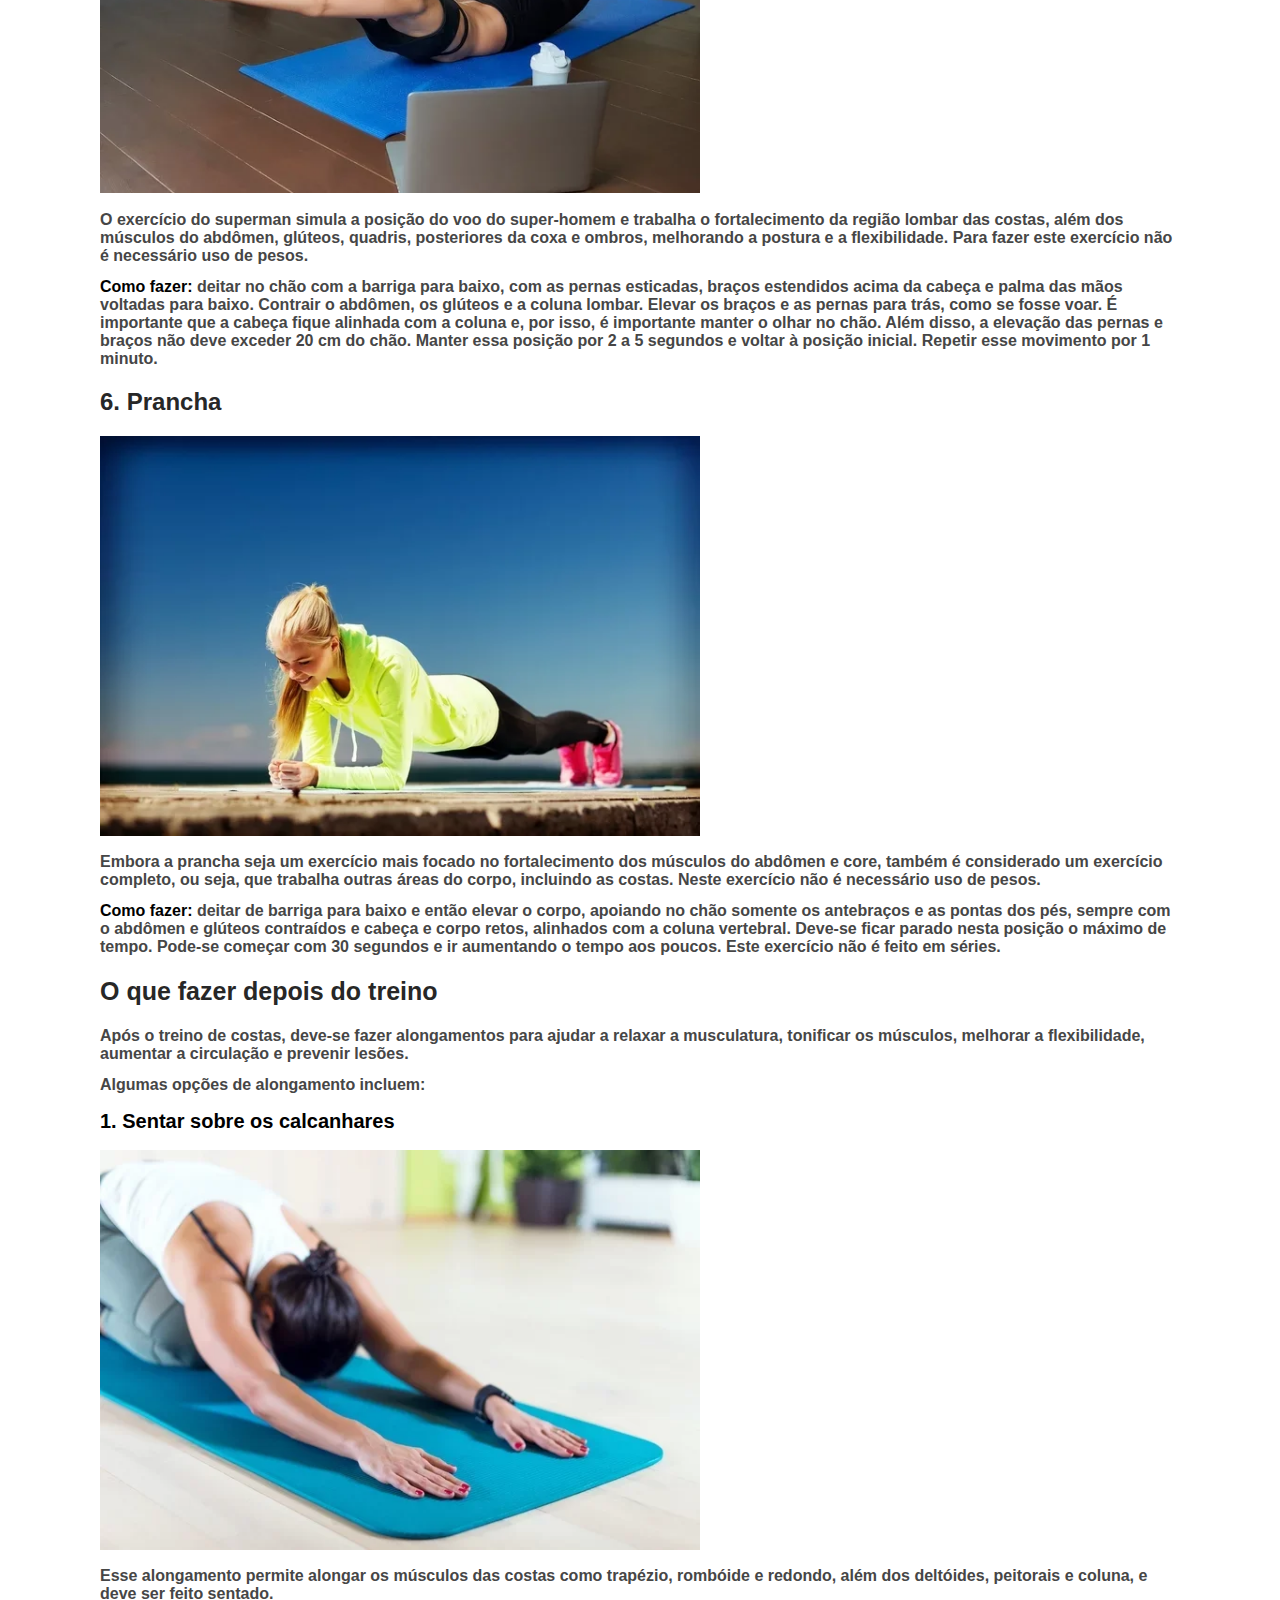
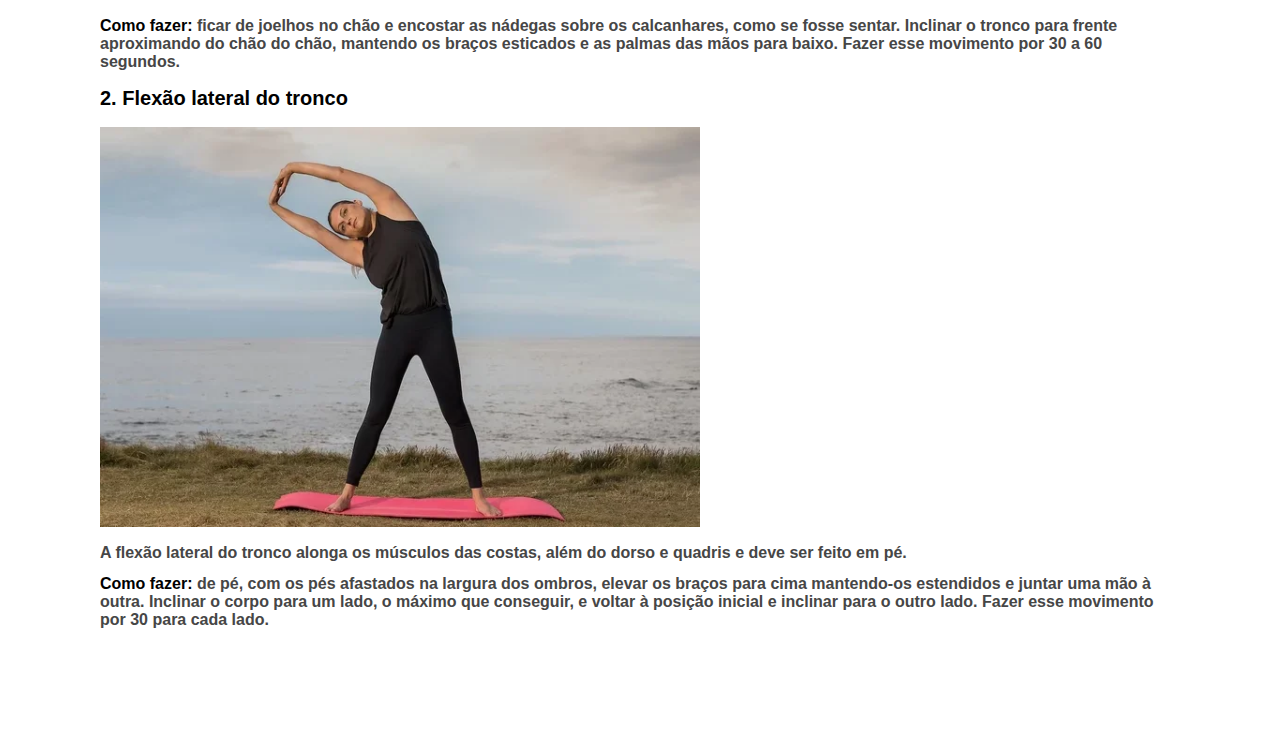
<file: projeto/nutrimc-html-css-js/public/treino-costas.html>
<!DOCTYPE html>
<html lang="en">
<head>
    <meta charset="UTF-8">
    <meta http-equiv="X-UA-Compatible" content="IE=edge">
    <meta name="viewport" content="width=device-width, initial-scale=1.0">
    <title>Treino de costas</title>
    <link rel="stylesheet" href="css/main.css">
</head>
<body>
    <h1 class="title1">Treino de costas em casa: 6 opções de exercícios</h1>
    <h2 class="text1">O treino de costas em casa pode ser feito para atingir diferentes objetivos, desde melhorar a postura, fortalecer os músculos, aumentar a definição ou até gerar hipertrofia. Estes exercícios permitem trabalhar todos os músculos das costas, como o romboide, o trapézio e o músculo redondo, mas também fortalecem músculos de outros locais, especialmente o deltoide, o bíceps, o tríceps e o abdômen.</h2>
    <h2 class="text1">O treino em casa pode ser feito sem peso, mas para quem deseja aumentar a intensidade dos exercícios é recomendado o uso de pesos, que podem ser uma garrafa pet com areia, mochilas com pacote de arroz ou simplesmente halteres. Outra opção é usar uma faixa elástica, por exemplo. </h2>
    <h2 class="text1">Antes de iniciar os treinos é importante realizar uma consulta médica para avaliar as condições físicas e ter orientação de um educador físico que deve indicar o peso para cada exercício de forma individualizada. </h2>
    <h2 class="subtitle">Como fazer o treino de costas</h2>
    <h2 class="text1">O treino de costas em casa pode ser feito 2 a 3 vezes por semana, em 2 a 3 séries de 10 a 15 repetições, dependendo do exercício. O ideal é escolher de 3 a 4 exercícios por treino.</h2>
    <h2 class="text1">É importante fazer aquecimento antes dos exercícios, sendo uma boa opção movimentar os braços para cima e para baixo de forma alternada, e para os lados, várias vezes e num ritmo acelerado, por exemplo.</h2>
    <h2 class="text1">Algumas opções de exercícios para fazer um treino de costas completo em casa são: </h2>
    <h2 class="subtitle">1. Remada curvada</h2>
    <img src="img/treino-de-costas-em-casa_53166.webp" alt="Italian Trulli" style="width:600px;height:400px">
    <h2 class="text1">A remada curvada é uma excelente opção de exercício para costas, pois trabalha os músculos superiores das costas, além do deltoide, trapézio e bíceps, melhorando a força e a resistência muscular e também a postura. Esse exercício deve ser feito com o uso de peso.</h2>
    <b style="display:inline">Como fazer:</b><h2 class="text1" style="display:inline">  de pé, com as pernas afastadas na largura do ombro e as pernas levemente flexionadas, inclinar o tronco para frente. Os braços devem ficar alinhados ao corpo e as mãos voltadas para dentro, segurando um peso em cada mão. É importante que as costas fiquem retas e o abdômen contraído. Puxar o peso para cima, flexionando os braços. Abaixar lentamente os braços na direção do chão, esticando-os completamente. A cada movimento dos braços, deve-se inspirar quando os braços estiverem esticados e expirar quando estiverem flexionados. Fazer de 2 a 3 séries de 12 repetições e descansar 1 minuto entre as séries. </h2>
    <h2 class="subtitle">2. Crucifixo invertido inclinado</h2>
    <img src="img/treino-de-costas-em-casa_53168_l.webp" alt="Italian Trulli2" style="width:600px;height:400px">
    <h2 class="text1">Este exercício trabalha o fortalecimento e definição ou hipertrofia dos músculos das costas como o romboide, o trapézio e o redondo, além dos músculos dos ombros, peitoral e abdômen. Esse exercício deve ser feito com o uso de pesos ou uma faixa elástica.</h2>
    <b style="display:inline">Como fazer:</b><h2 class="text1" style="display:inline">  de pé, com os pés afastados na largura do ombro e os braços ao longo do corpo, segurar um peso em cada mão. Com o abdômen contraído e as costas retas, inclinar o tronco para frente. Levantar os braços para os lados sem flexionar os cotovelos e com as palmas das mãos voltadas para baixo, até que fiquem no nível dos ombros. Abaixar os braços lentamente, voltando à posição inicial. É importante inspirar quando os braços estão para baixo e expirar quando levantar os braços. </h2>
    <h2 class="text1">Caso se utilize a faixa elástica, a posição do exercício é a mesma, no entanto, deve-se colocar a faixa elástica no chão, pisar no meio da faixa com os dois pés e pegar cada ponta da faixa elástica com as mãos. Elevar os braços lentamente puxando a faixa para cima e, depois, voltar a baixar os braços. Repetir o movimento dos braços de 10 a 15 vezes em 2 a 3 séries.</h2>
    <h2 class="subtitle">3. Elevação de braços</h2>
    <img src="img/treino-de-costas-em-casa_53169_l.webp" alt="Italian Trulli2" style="width:600px;height:400px">
    <b style="display:inline">Como fazer:</b><h2 class="text1" style="display:inline"> sentar em um banco ou cadeira e colocar os pesos de forma que o braço e o antebraço formem um ângulo de 90 graus. É importante que as palmas das mãos fiquem voltadas para a frente, as costas sempre retas e o abdômen contraído. Levantar os pesos até ficar com os braços esticados e retornar à posição inicial. </h2>
    <h2 class="subtitle">4. Flexão de braço inclinada</h2>
    <img src="img/treino-de-costas-em-casa_53170_l.webp" alt="Italian Trulli2" style="width:600px;height:400px">
    <h2 class="text1">A flexão de braços inclinada trabalha vários grupos musculares, incluindo as costas, os tríceps, o peitoral e o abdômen, o que permite fortalecer e definir os músculos das costas. Este exercício não precisa de pesos e deve ser feito utilizando uma superfície para criar a inclinação do corpo como Kettle, banquinho ou cadeira, por exemplo.</h2>
    <b style="display:inline">Como fazer:</b><h2 class="text1" style="display:inline"> com os braços esticados à frente do corpo, apoiar as mãos na superfície, em uma distância um pouco maior que a largura dos ombros. Manter os pés no chão, as pernas esticadas e a coluna reta. Contrair o abdômen e flexionar os cotovelos até que o peito encoste na superfície e retornar à posição inicial. Pode-se fazer 2 a 3 séries de 8 a 15 repetições cada, descansando de 60 a 90 segundos entre as séries. </h2>
    <h2 class="subtitle">5. Superman</h2>
    <img src="img/treino-de-costas-em-casa_53172_l.webp" alt="Italian Trulli2" style="width:600px;height:400px">
    <h2 class="text1">O exercício do superman simula a posição do voo do super-homem e trabalha o fortalecimento da região lombar das costas, além dos músculos do abdômen, glúteos, quadris, posteriores da coxa e ombros, melhorando a postura e a flexibilidade. Para fazer este exercício não é necessário uso de pesos.</h2>
    <b style="display:inline">Como fazer:</b><h2 class="text1" style="display:inline"> deitar no chão com a barriga para baixo, com as pernas esticadas, braços estendidos acima da cabeça e palma das mãos voltadas para baixo. Contrair o abdômen, os glúteos e a coluna lombar. Elevar os braços e as pernas para trás, como se fosse voar. É importante que a cabeça fique alinhada com a coluna e, por isso, é importante manter o olhar no chão. Além disso, a elevação das pernas e braços não deve exceder 20 cm do chão. Manter essa posição por 2 a 5 segundos e voltar à posição inicial. Repetir esse movimento por 1 minuto.</h2>
    <h2 class="subtitle">6. Prancha</h2>
    <img src="img/treino-de-costas-em-casa_53173_l.webp" alt="Italian Trulli2" style="width:600px;height:400px">
    <h2 class="text1">Embora a prancha seja um exercício mais focado no fortalecimento dos músculos do abdômen e core, também é considerado um exercício completo, ou seja, que trabalha outras áreas do corpo, incluindo as costas. Neste exercício não é necessário uso de pesos.</h2>
    <b style="display:inline">Como fazer:</b><h2 class="text1" style="display:inline"> deitar de barriga para baixo e então elevar o corpo, apoiando no chão somente os antebraços e as pontas dos pés, sempre com o abdômen e glúteos contraídos e cabeça e corpo retos, alinhados com a coluna vertebral. Deve-se ficar parado nesta posição o máximo de tempo. Pode-se começar com 30 segundos e ir aumentando o tempo aos poucos. Este exercício não é feito em séries.</h2>
    <h2 class="subtitleM">O que fazer depois do treino</h2>
    <h2 class="text1">Após o treino de costas, deve-se fazer alongamentos para ajudar a relaxar a musculatura, tonificar os músculos, melhorar a flexibilidade, aumentar a circulação e prevenir lesões. </h2>
    <h2 class="text1">Algumas opções de alongamento incluem:</h2>
    <h2 style="font-size: 20px;">1. Sentar sobre os calcanhares</h2>
    <img src="img/treino-de-costas-em-casa_53174_l.webp" alt="Italian Trulli2" style="width:600px;height:400px">
    <h2 class="text1">Esse alongamento permite alongar os músculos das costas como trapézio, rombóide e redondo, além dos deltóides, peitorais e coluna, e deve ser feito sentado. </h2>
    <b style="display:inline">Como fazer:</b><h2 class="text1" style="display:inline"> ficar de joelhos no chão e encostar as nádegas sobre os calcanhares, como se fosse sentar. Inclinar o tronco para frente aproximando do chão do chão, mantendo os braços esticados e as palmas das mãos para baixo. Fazer esse movimento por 30 a 60 segundos.</h2>
    <h2 style="font-size: 20px;">2. Flexão lateral do tronco</h2>
    <img src="img/treino-de-costas-em-casa_53175_l.webp" alt="Italian Trulli2" style="width:600px;height:400px">
    <h2 class="text1">A flexão lateral do tronco alonga os músculos das costas, além do dorso e quadris e deve ser feito em pé.</h2>
    <b style="display:inline">Como fazer:</b><h2 class="text1" style="display:inline"> de pé, com os pés afastados na largura dos ombros, elevar os braços para cima mantendo-os estendidos e juntar uma mão à outra. Inclinar o corpo para um lado, o máximo que conseguir, e voltar à posição inicial e inclinar para o outro lado. Fazer esse movimento por 30 para cada lado.</h2>

</html>
</file>
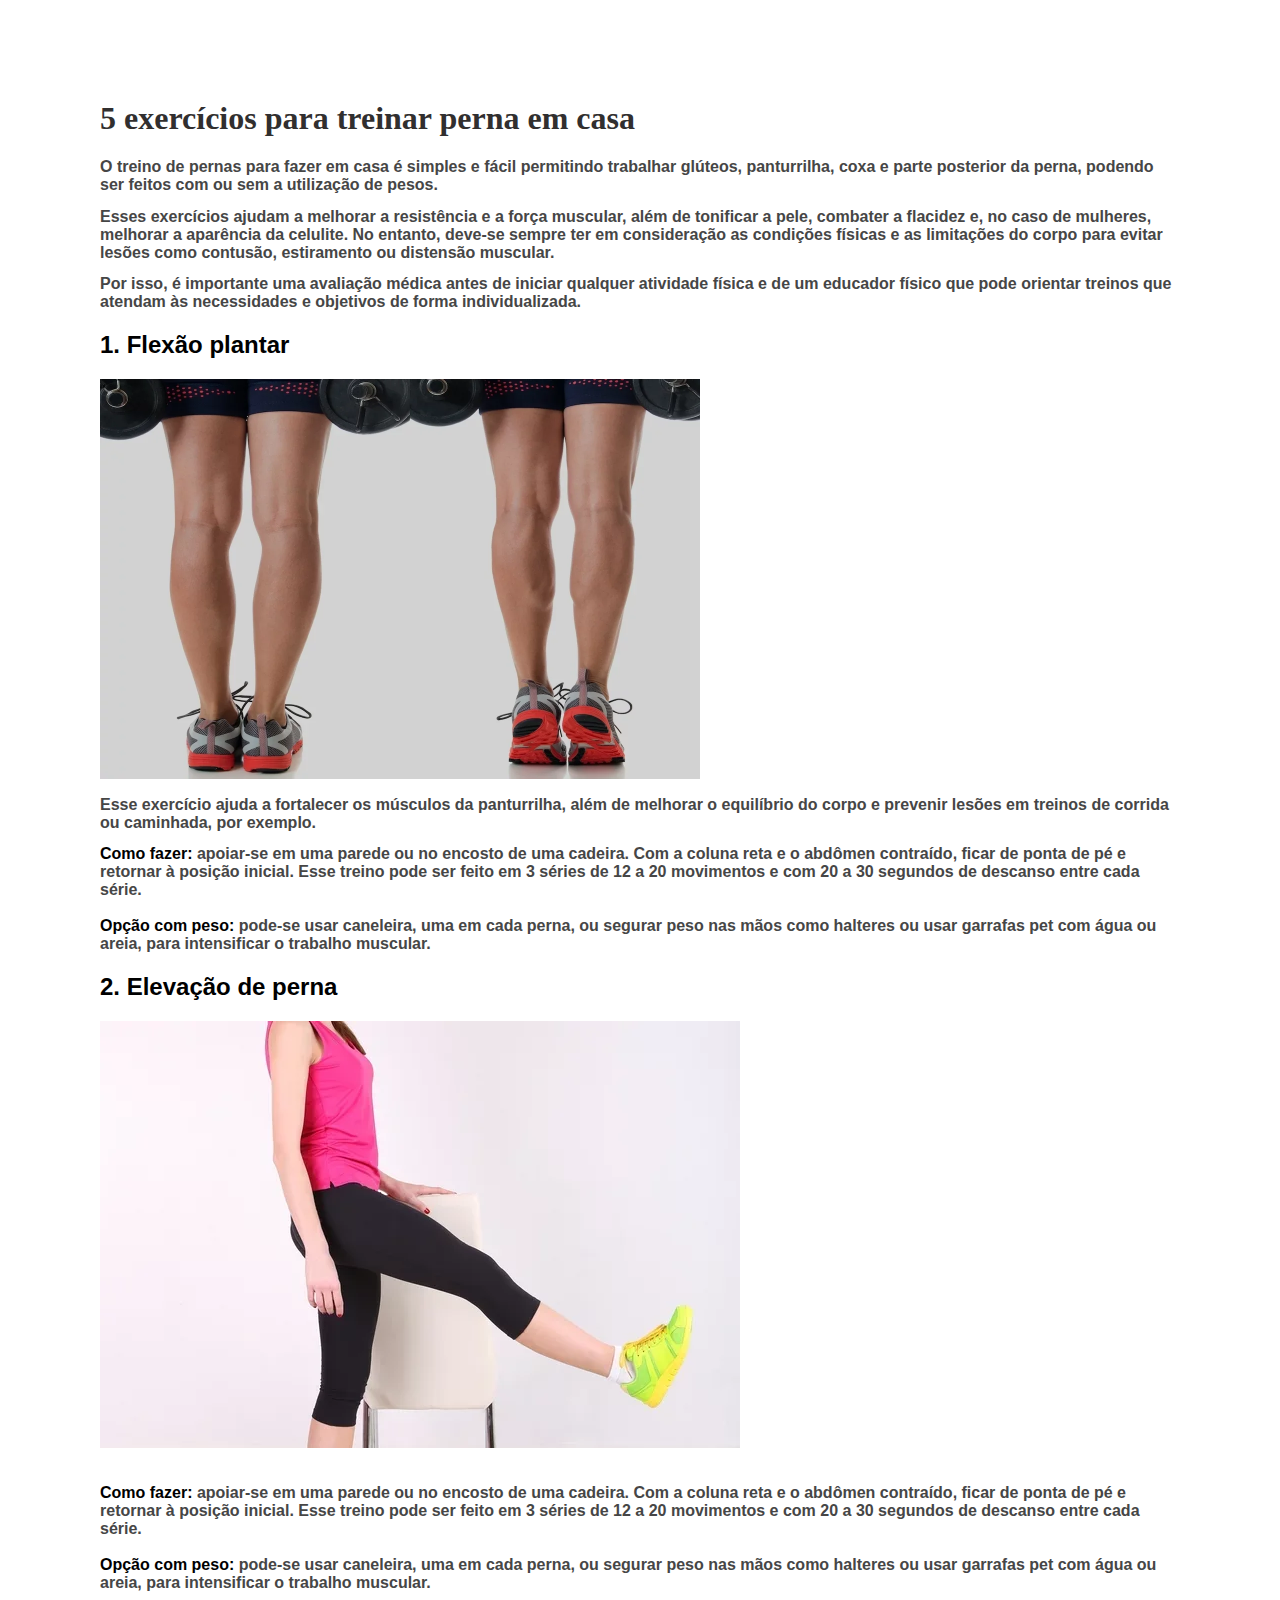
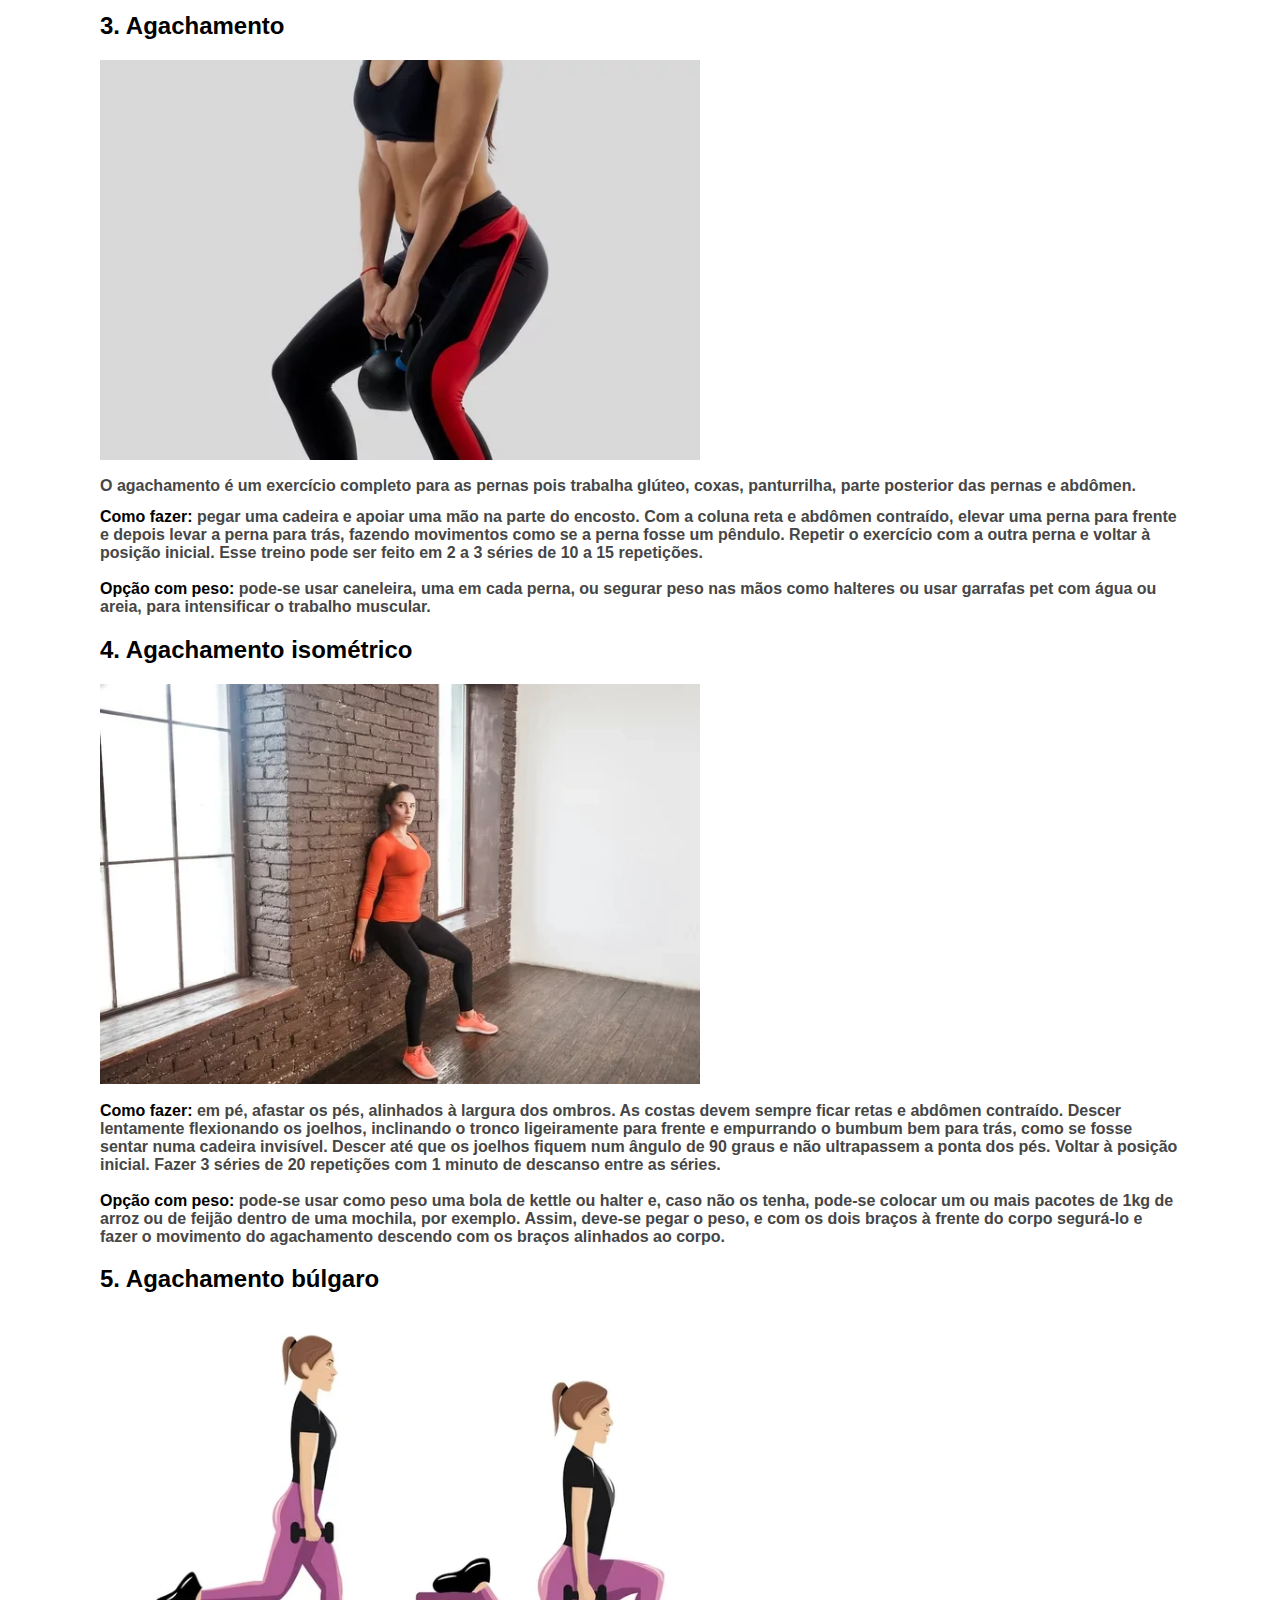
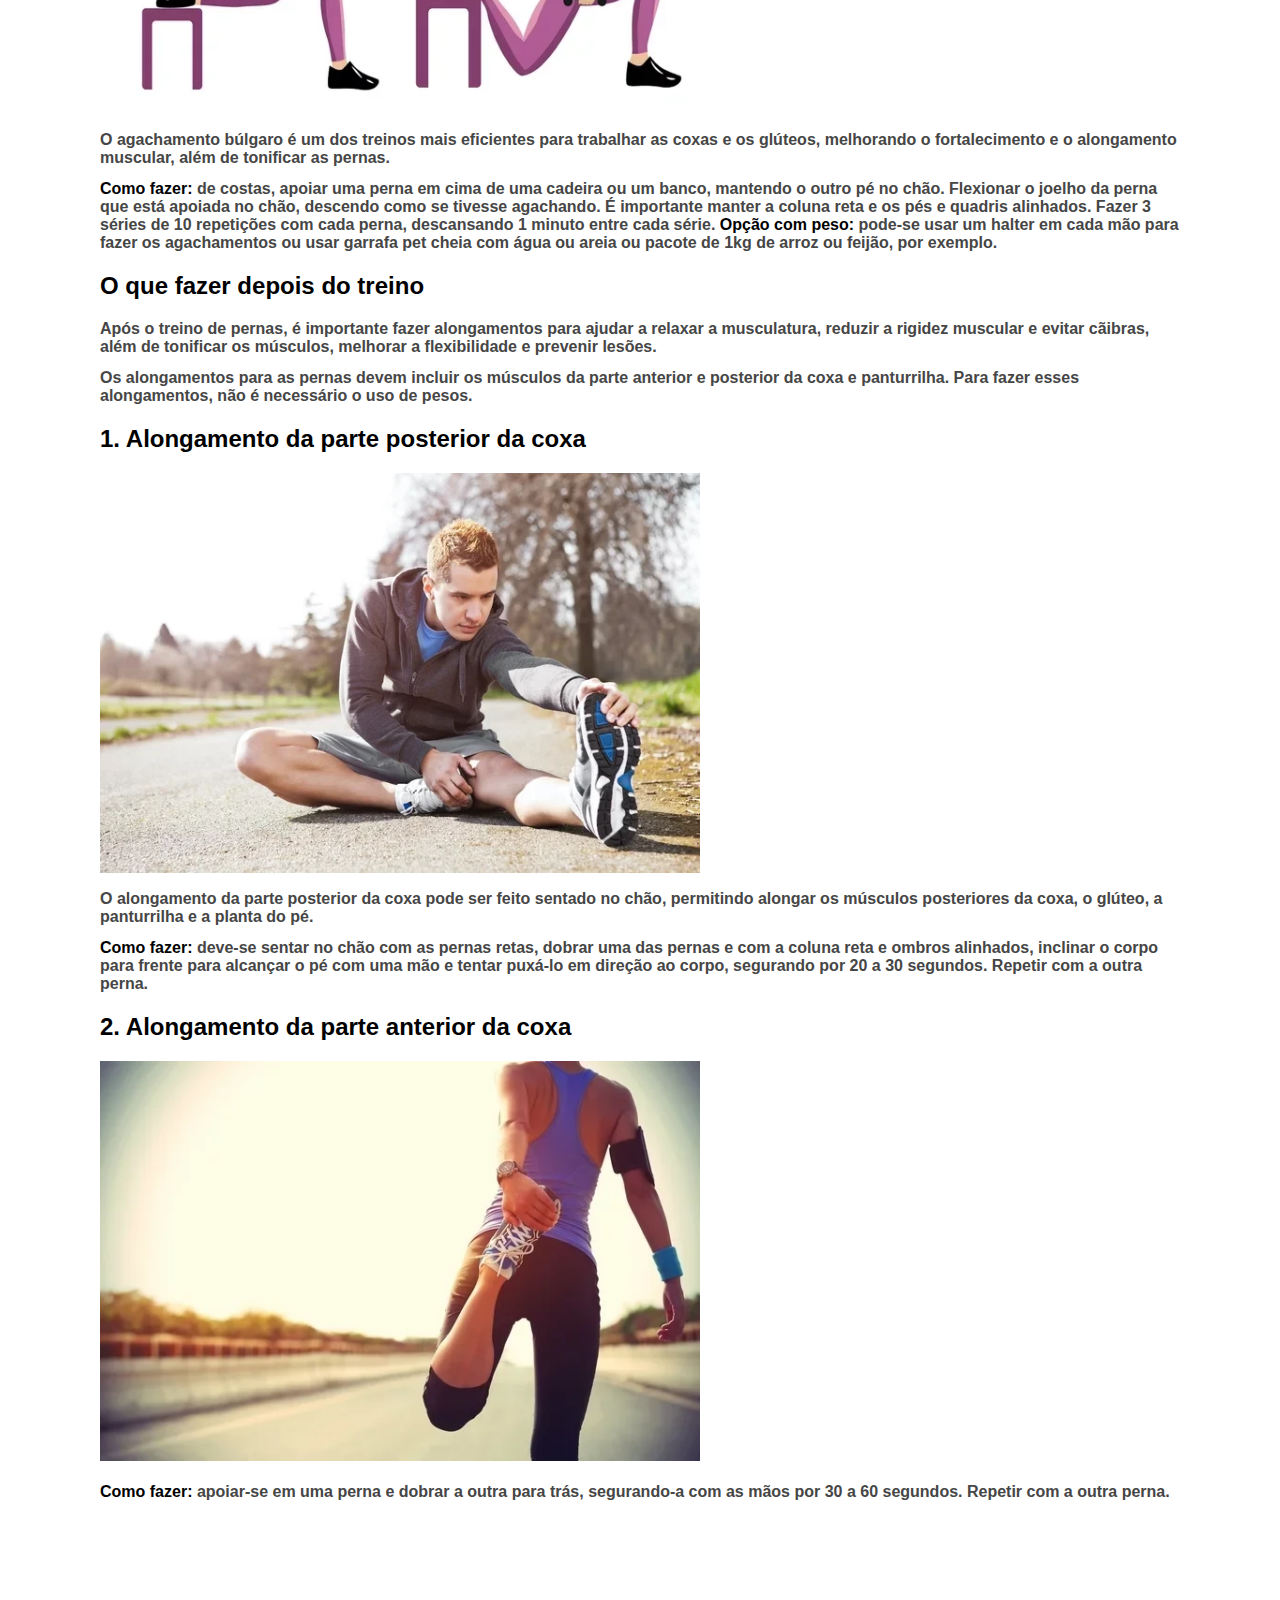
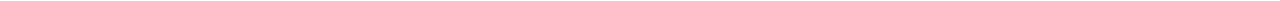
<file: projeto/nutrimc-html-css-js/public/treino-de-perna.html>
<!DOCTYPE html>
<html lang="en">
<head>
    <meta charset="UTF-8">
    <meta http-equiv="X-UA-Compatible" content="IE=edge">
    <meta name="viewport" content="width=, initial-scale=1.0">
    <title>Treino de perna</title>
    <link rel="stylesheet" href="css/main.css">
</head>
<body>
    <h1 class="title1">5 exercícios para treinar perna em casa</h1>
    <h2 class="text1">O treino de pernas para fazer em casa é simples e fácil permitindo trabalhar glúteos, panturrilha, coxa e parte posterior da perna, podendo ser feitos com ou sem a utilização de pesos.</h2>
    <h2 class="text1">Esses exercícios ajudam a melhorar a resistência e a força muscular, além de tonificar a pele, combater a flacidez e, no caso de mulheres, melhorar a aparência da celulite. No entanto, deve-se sempre ter em consideração as condições físicas e as limitações do corpo para evitar lesões como contusão, estiramento ou distensão muscular. </h2>
    <h2 class="text1">Por isso, é importante uma avaliação médica antes de iniciar qualquer atividade física e de um educador físico que pode orientar treinos que atendam às necessidades e objetivos de forma individualizada.</h2>   
    <! --1-->
    <h2 class="subtitle1">1. Flexão plantar</h2>
    <img src="img/treino-de-pernas-em-casa_52133.webp" alt="aaaa" style="width:600px;height:400px">
    <h2 class="text1">Esse exercício ajuda a fortalecer os músculos da panturrilha, além de melhorar o equilíbrio do corpo e prevenir lesões em treinos de corrida ou caminhada, por exemplo.</h2>
    <b style="display:inline">Como fazer:</b><h2 class="text1" style="display:inline"> apoiar-se em uma parede ou no encosto de uma cadeira. Com a coluna reta e o abdômen contraído, ficar de ponta de pé e retornar à posição inicial. Esse treino pode ser feito em 3 séries de 12 a 20 movimentos e com 20 a 30 segundos de descanso entre cada série.</h2>
    <br><br><b style="display:inline">Opção com peso: </b><h2 class="text1" style="display:inline"> pode-se usar caneleira, uma em cada perna, ou segurar peso nas mãos como halteres ou usar garrafas pet com água ou areia, para intensificar o trabalho muscular.</h2>
    <! --2-->
    <h2 class="subtitle1">2. Elevação de perna</h2>
    <img style="display: block;" src="img/treino-de-pernas-em-casa_52134_l.webp" alt="aaaa" style="width:600px;height:400px">
    <br><br><b style="display:inline">Como fazer:</b><h2 class="text1" style="display:inline"> apoiar-se em uma parede ou no encosto de uma cadeira. Com a coluna reta e o abdômen contraído, ficar de ponta de pé e retornar à posição inicial. Esse treino pode ser feito em 3 séries de 12 a 20 movimentos e com 20 a 30 segundos de descanso entre cada série.</h2>
    <br><br><b style="display:inline">Opção com peso:</b><h2 class="text1" style="display:inline"> pode-se usar caneleira, uma em cada perna, ou segurar peso nas mãos como halteres ou usar garrafas pet com água ou areia, para intensificar o trabalho muscular.</h2>
    <! --3-->
    <h2 class="subtitle1">3. Agachamento</h2>
    <img src="img/treino-de-pernas-em-casa_52135_l.webp" alt="aaaa" style="width:600px;height:400px">
    <h2 class="text1">O agachamento é um exercício completo para as pernas pois trabalha glúteo, coxas, panturrilha, parte posterior das pernas e abdômen.</h2>
    <b style="display:inline">Como fazer:</b><h2 class="text1" style="display:inline"> pegar uma cadeira e apoiar uma mão na parte do encosto. Com a coluna reta e abdômen contraído, elevar uma perna para frente e depois levar a perna para trás, fazendo movimentos como se a perna fosse um pêndulo. Repetir o exercício com a outra perna e voltar à posição inicial. Esse treino pode ser feito em 2 a 3 séries de 10 a 15 repetições.</h2>
    <br><br><b style="display:inline">Opção com peso:</b><h2 class="text1" style="display:inline"> pode-se usar caneleira, uma em cada perna, ou segurar peso nas mãos como halteres ou usar garrafas pet com água ou areia, para intensificar o trabalho muscular.</h2>
    <! --4-->
    <h2 class="subtitle1">4. Agachamento isométrico</h2>
    <img src="img/treino-de-pernas-em-casa_52136_l.webp" alt="aaaa" style="width:600px;height:400px">
    <h2 class="text1"></h2>
    <b style="display:inline">Como fazer:</b><h2 class="text1" style="display:inline"> em pé, afastar os pés, alinhados à largura dos ombros. As costas devem sempre ficar retas e abdômen contraído. Descer lentamente flexionando os joelhos, inclinando o tronco ligeiramente para frente e empurrando o bumbum bem para trás, como se fosse sentar numa cadeira invisível. Descer até que os joelhos fiquem num ângulo de 90 graus e não ultrapassem a ponta dos pés. Voltar à posição inicial. Fazer 3 séries de 20 repetições com 1 minuto de descanso entre as séries.</h2>
    <br><br><b style="display:inline">Opção com peso:</b><h2 class="text1" style="display:inline">  pode-se usar como peso uma bola de kettle ou halter e, caso não os tenha, pode-se colocar um ou mais pacotes de 1kg de arroz ou de feijão dentro de uma mochila, por exemplo. Assim, deve-se pegar o peso, e com os dois braços à frente do corpo segurá-lo e fazer o movimento do agachamento descendo com os braços alinhados ao corpo.</h2>
    <! --5-->
    <h2 class="subtitle1">5. Agachamento búlgaro</h2>
    <img src="img/treino-de-pernas-em-casa_52137_l.webp" alt="aaaa" style="width:600px;height:400px">
    <h2 class="text1">O agachamento búlgaro é um dos treinos mais eficientes para trabalhar as coxas e os glúteos, melhorando o fortalecimento e o alongamento muscular, além de tonificar as pernas.</h2>
    <b style="display:inline">Como fazer:</b><h2 class="text1" style="display:inline"> de costas, apoiar uma perna em cima de uma cadeira ou um banco, mantendo o outro pé no chão. Flexionar o joelho da perna que está apoiada no chão, descendo como se tivesse agachando. É importante manter a coluna reta e os pés e quadris alinhados. Fazer 3 séries de 10 repetições com cada perna, descansando 1 minuto entre cada série.</h2>
    <b style="display:inline">Opção com peso:</b><h2 class="text1" style="display:inline"> pode-se usar um halter em cada mão para fazer os agachamentos ou usar garrafa pet cheia com água ou areia ou pacote de 1kg de arroz ou feijão, por exemplo.</h2>
    <h2 class="subtitle1">O que fazer depois do treino</h2>
    <h2 class="text1">Após o treino de pernas, é importante fazer alongamentos para ajudar a relaxar a musculatura, reduzir a rigidez muscular e evitar cãibras, além de tonificar os músculos, melhorar a flexibilidade e prevenir lesões.</h2>
    <h2 class="text1">Os alongamentos para as pernas devem incluir os músculos da parte anterior e posterior da coxa e panturrilha. Para fazer esses alongamentos, não é necessário o uso de pesos.</h2>
    <h2 class="subtitle1">1. Alongamento da parte posterior da coxa</h2>
    <img src="img/treino-de-pernas-em-casa_52138_l.webp" alt="aaaa" style="width:600px;height:400px">
    <h2 class="text1">O alongamento da parte posterior da coxa pode ser feito sentado no chão, permitindo alongar os músculos posteriores da coxa, o glúteo, a panturrilha e a planta do pé.</h2>
    <b style="display:inline">Como fazer:</b><h2 class="text1" style="display:inline"> deve-se sentar no chão com as pernas retas, dobrar uma das pernas e com a coluna reta e ombros alinhados, inclinar o corpo para frente para alcançar o pé com uma mão e tentar puxá-lo em direção ao corpo, segurando por 20 a 30 segundos. Repetir com a outra perna.</h2>
    <h2 class="subtitle1">2. Alongamento da parte anterior da coxa</h2> 
    <img src="img/treino-de-pernas-em-casa_52139_l.webp" alt="aaaa" style="width:600px;height:400px">
    <br><br><b style="display:inline">Como fazer:</b><h2 class="text1" style="display:inline"> apoiar-se em uma perna e dobrar a outra para trás, segurando-a com as mãos por 30 a 60 segundos. Repetir com a outra perna.</h2>





</body>
</html>
</file>
<file: projeto/nutrimc-html-css-js/public/css/style.css>
body {
  background: #f1f5f9;
}


.container {
  font-family: 'Roboto', sans-serif;
}

#corpo-humano {
  width:57%;
  

}
.container-header {
  display: flex;
  flex-direction: row;
  justify-content: space-around;
  align-items: center;
  background-color: #e2e8f0;
  padding-top: 1rem;
  padding-bottom: 1rem;
}

.logotipo {
  font-size:calc(28px + 1.5vw);
  font-weight: bold;
  color: #1e293b;
  display: inline-block;
  
}

#logo{
  width:70%;
}

#ponto {
 
  color: #9f1239;
}

.menu a {
  color: #475569;
  font-size: 1.5rem;
  font-weight: bold;
  text-decoration: none;
  margin-left: 1.75rem;
}

.menu a:hover {
  color: #1e3a8a;
  transition: all 0.3s;
}

.container-main {
  display: flex;
  justify-content: center;
}

.container-aside {
  border-right: 2px solid #e2e8f0;
  padding-right: 0;
  flex-grow: 1;
  text-align: center;
  padding-bottom: 8rem;
  min-width: 33%;
}

.container-aside img {
  position: sticky;
  top: 0;
}

.container-lista {
  flex-grow: 3;
  display: flex;
  flex-direction: column;
  margin-left: 10rem;
}

#titulo-lista {
  font-size: 2rem;
  font-weight: bold;
  margin-top: 1.75rem;
  margin-bottom: 1.5rem;
  color: #1e293b;
}

.container-filtro {
  margin-bottom: 2.5rem;
}

#select-filtro {
  color: #660;
  padding: 0.7rem;
  height: auto;
  border: 1px solid #eaeaea;
  border-radius: 2px;
  box-shadow: none;
  transition: all 0.2s linear;
}

#botao-filtro {
  border-radius: 10px;
  padding-top: 10px;
  padding-right: 40px;
  padding-left: 40px;
  padding-bottom: 10px;
  background-color: #1e293b;
  color: #f1f5f9;
  cursor: pointer;
  border: none;
}

#botao-filtro:hover {
  background-color: #94a3b8;
  color: #0f172a;
  transition: all 0.5s;
}

.lista-exercicios {
  display: flex;
  flex-direction: row;
  flex-wrap: wrap;
  gap: 40px;
}

.item-lista {
  flex-basis: 25%;
  background-color: #e2e8f0;
}

.item-lista a {
  text-decoration: none;
}

.imagem-preview {
  width: 300px;
  height: 150px;
  background-color: #1e40af;
}

.item-texto {
  padding: 0.75rem;
  color: #334155;
}

.item-texto h2 {
  font-size: 1.5rem;
  font-weight: bold;
  margin-bottom: 0.5rem;
}

.item-lista a h2 {
  font-size: 2rem;
}

.item-lista a p {
  margin-bottom: 0.5rem;
}

/* #item-botao {
  border-radius: 10px;
  padding-top: 10px;
  padding-right: 40px;
  padding-left: 40px;
  padding-bottom: 10px;
  line-height: 1;
  background-color: #1e293b;
  color: #f1f5f9;
  cursor: pointer;
}

#item-botao:hover {
  background-color: #94a3b8;
  color: #0f172a;
  transition: all 0.5s;
} */

.container-toggle {
  height: 20px;
  position: relative;
  margin-bottom: 30px;
}

#toggle {
  -webkit-appearance: none;
  appearance: none;
  height: 40px;
  width: 75px;
  background-color: #15181f;
  position: absolute;
  right: 0;
  border-radius: 20px;
  outline: none;
  cursor: pointer;
  transition: all 0.5s;
}

#toggle:after {
  content: '';
  position: absolute;
  height: 30px;
  width: 30px;
  background-color: #ffffff;
  top: 5px;
  left: 5px;
  border-radius: 50%;
}

.dark-theme {
  background-color: #1e293b;
  transition: all 0.5s;
}

.dark-theme #toggle {
  background-color: #f1f5f9;
}

.dark-theme #toggle:after {
  background-color: transparent;
  box-shadow: 10px 10px #15181f;
  top: -4px;
  left: 30px;
}

.dark-theme .container-header {
  background-color: #0f172a;
}

.dark-theme .container-header .logotipo {
  color: #e2e8f0;
}

.dark-theme .container-header .menu a {
  color: #94a3b8;
}

.dark-theme .container-header .menu a:hover {
  color: #f1f5f9;
  transition: all 0.3s;
}

.dark-theme .container-aside {
  border-color: #0f172a;
}

.dark-theme #titulo-lista {
  color: #e2e8f0;
}

.dark-theme #select-filtro {
  background-color: #e2e8f0;
}

.dark-theme #botao-filtro {
  background-color: #ffffff;
  color: #0f172a;
}

.dark-theme #botao-filtro:hover {
  background-color: #94a3b8;
  transition: all 0.5s;
}

.dark-theme .item-lista {
  background-color: #334155;
}

.dark-theme .item-texto {
  color: #e2e8f0;
}
</file>
<file: projeto/nutrimc-html-css-js/public/css/main.css>
body{
    font-family:'Lucida Sans', 'Lucida Sans Regular', 'Lucida Grande', 'Lucida Sans Unicode', Geneva, Verdana, sans-serif;
    margin:100px;
}
.title1{
    color: rgb(49, 47, 47);
    font-family:'Times New Roman', Times, serif;
}
.text1{
    font-family:'Lucida Sans', 'Lucida Sans Regular', 'Lucida Grande', 'Lucida Sans Unicode', Geneva, Verdana, sans-serif;
    font-size: 16px;
    color:rgb(70, 70, 70);
}
.subtitle{
    color: rgb(39, 39, 39);
    font-weight: bold;
}

.subtitleM{
    color: rgb(39, 39, 39);
    font-weight: bold;
    font-size: 25px;
}
</file>
